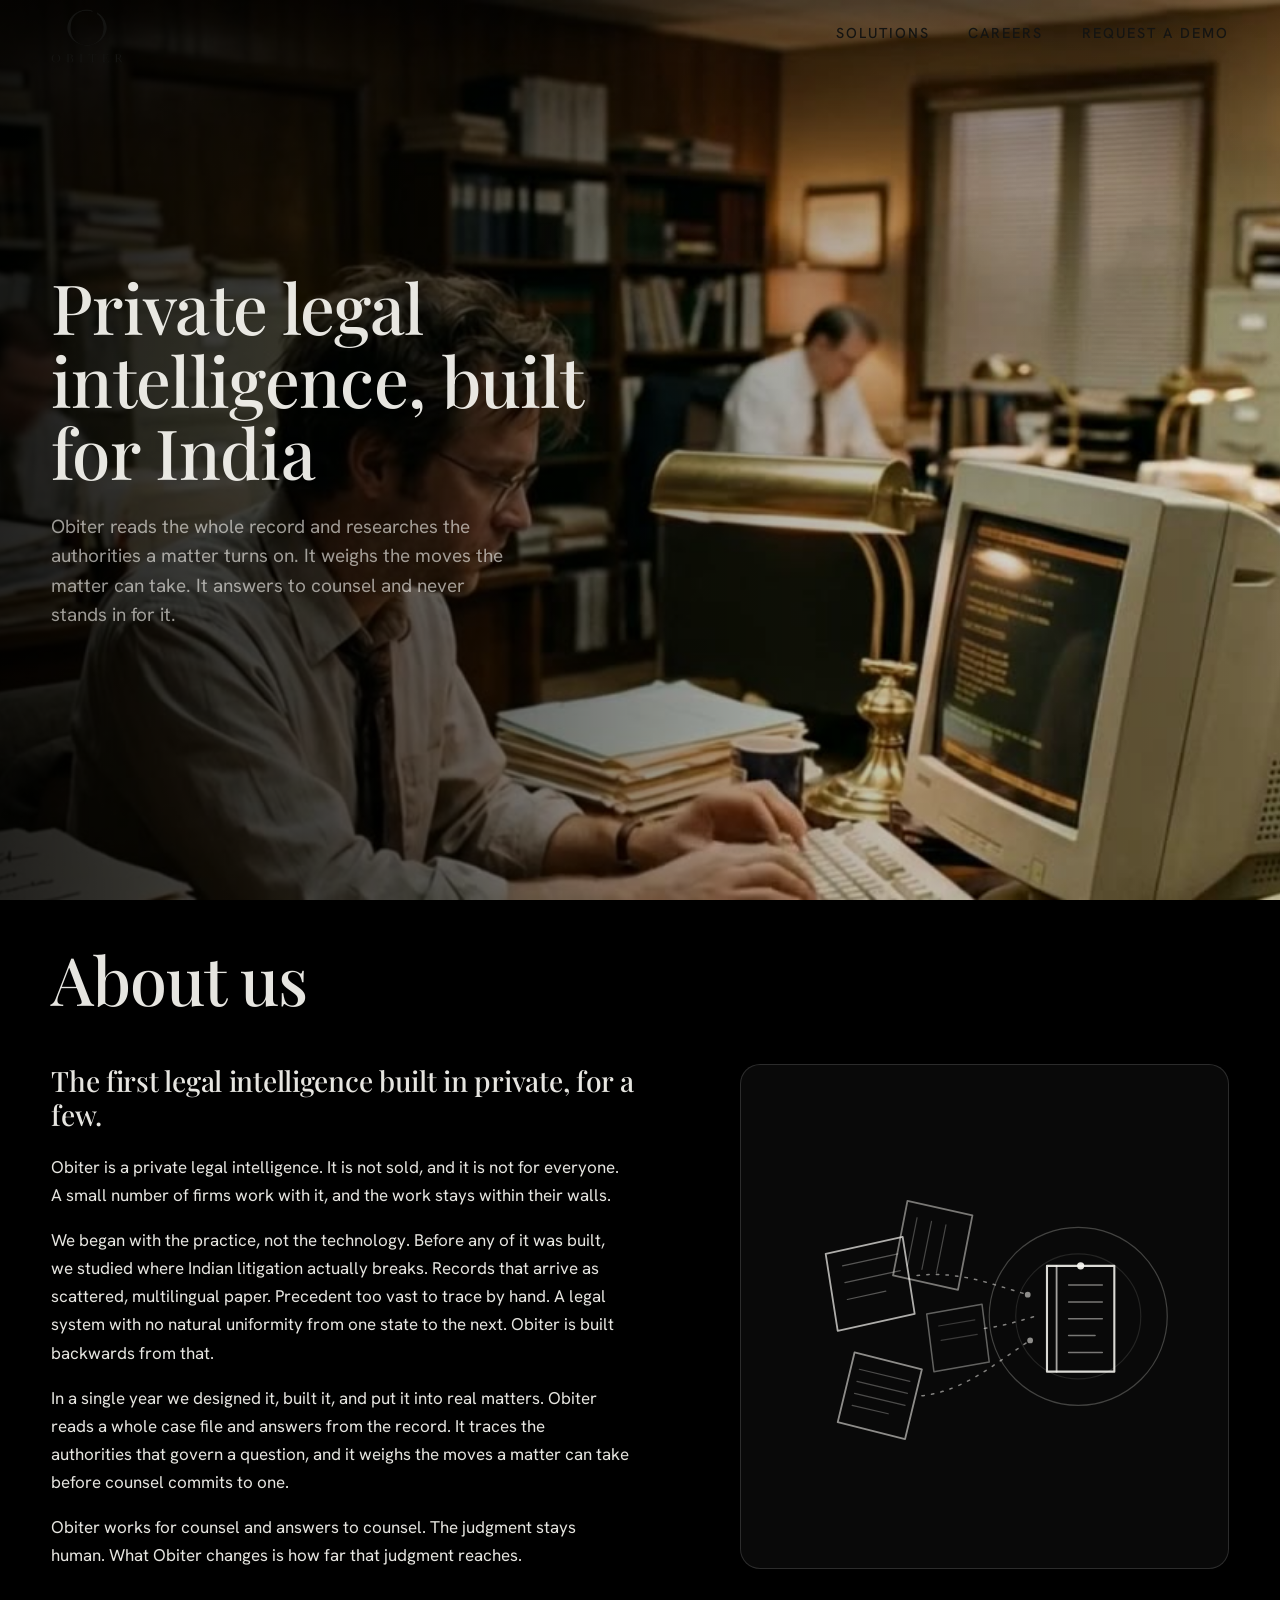
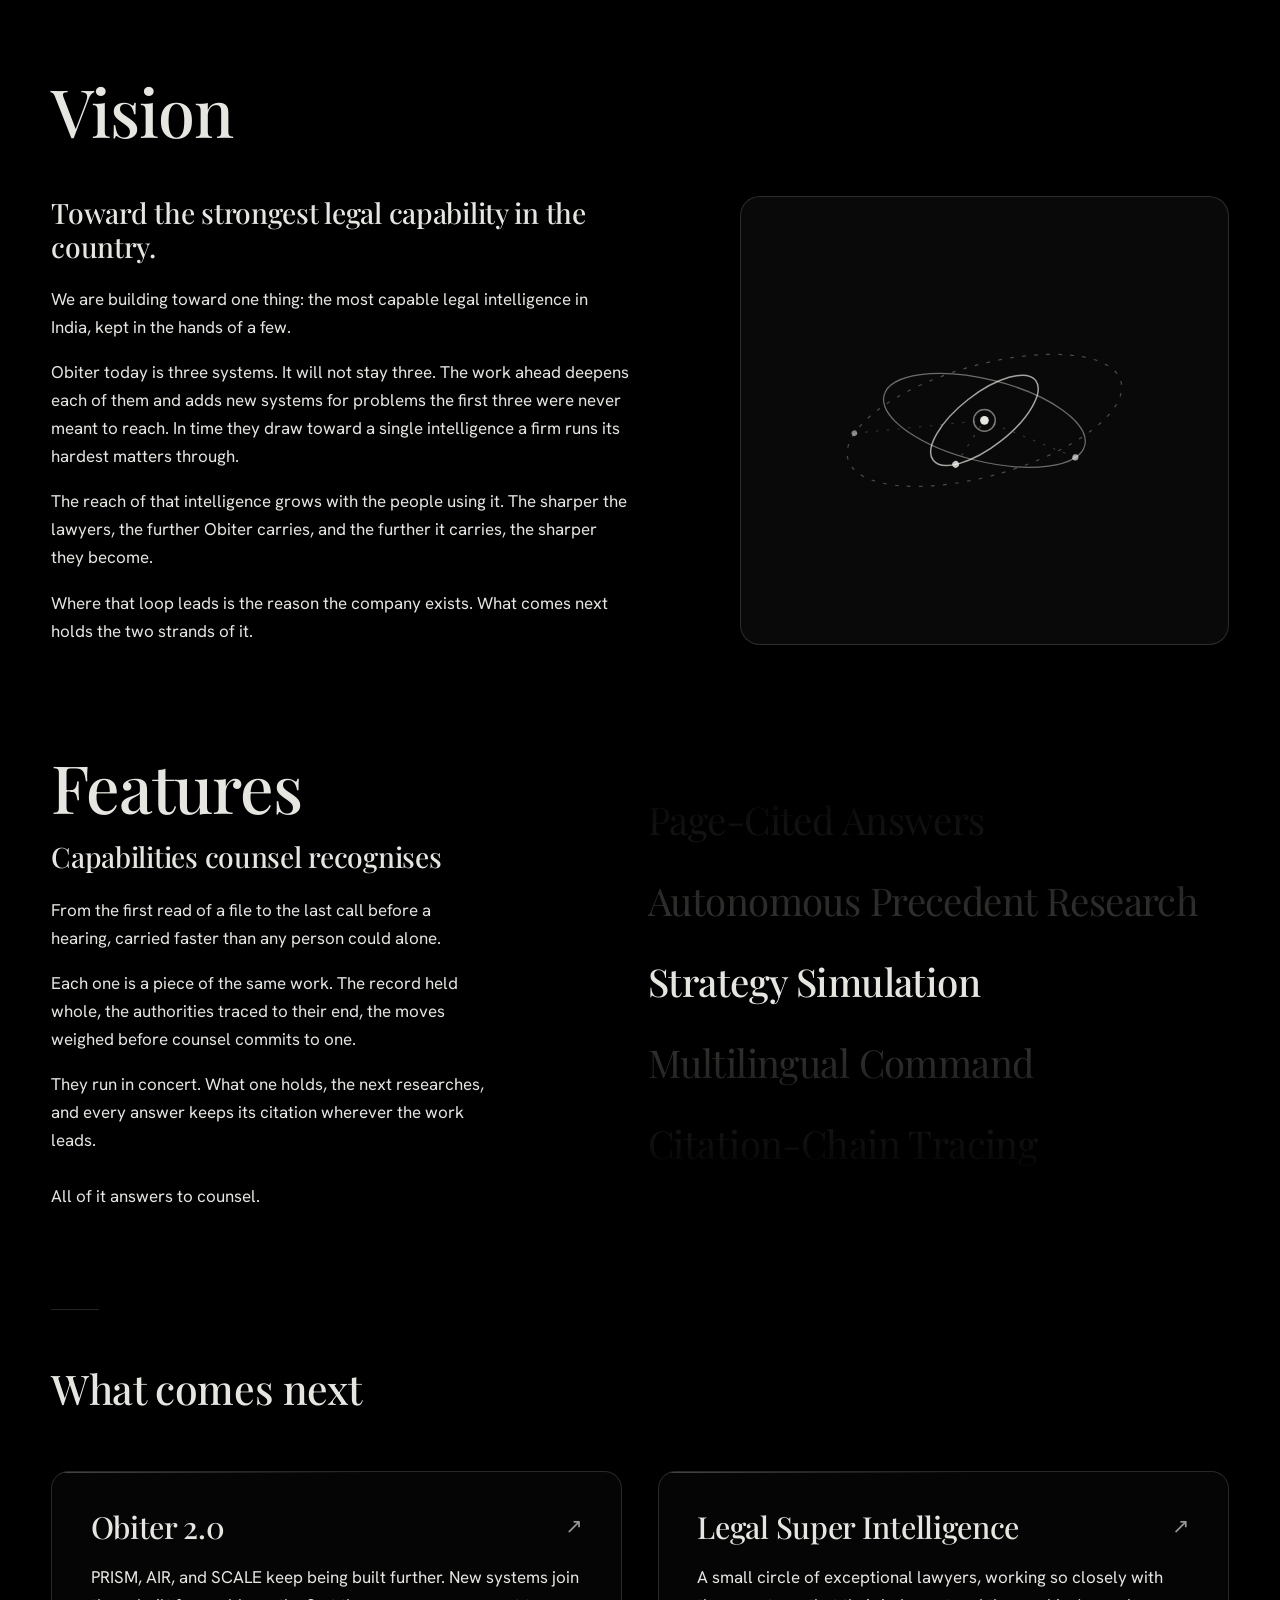
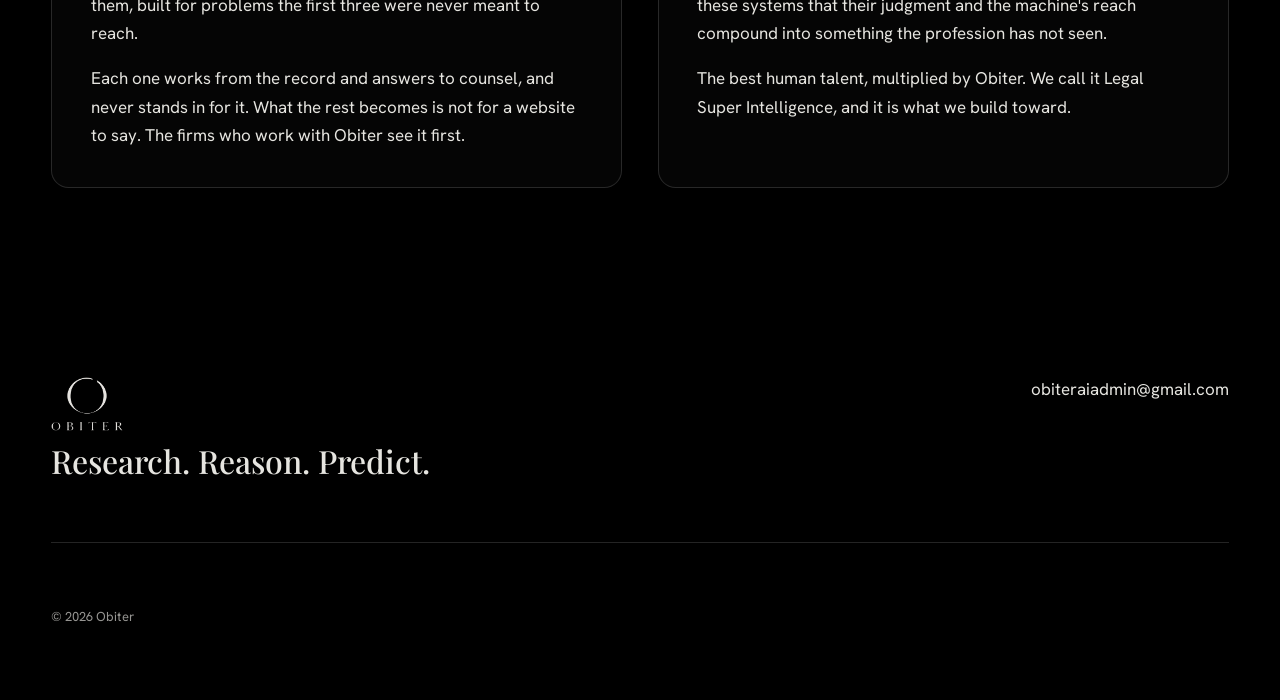
<file: index.html>
<!DOCTYPE html><html lang="en" class="display_583c7207-module__g7AB6G__variable sans_84df26f7-module__PRcRVa__variable wordmark_32f56dcb-module__cv3Ykq__variable"><head><meta charSet="utf-8"/><meta name="viewport" content="width=device-width, initial-scale=1"/><link rel="preload" href="/_next/static/media/fraunces_latin_wght_italic-s.p.0by3gh2t3oa9b.woff2" as="font" crossorigin="" type="font/woff2"/><link rel="preload" href="/_next/static/media/fraunces_latin_wght_normal-s.p.1v4l5w6-86t-v.woff2" as="font" crossorigin="" type="font/woff2"/><link rel="preload" href="/_next/static/media/hanken_grotesk_latin_wght_normal-s.p.3241148m1u9do.woff2" as="font" crossorigin="" type="font/woff2"/><link rel="preload" href="/_next/static/media/playfair_display_latin_wght_italic-s.p.3wz967ibaache.woff2" as="font" crossorigin="" type="font/woff2"/><link rel="preload" href="/_next/static/media/playfair_display_latin_wght_normal-s.p.1izqcz-wkfvza.woff2" as="font" crossorigin="" type="font/woff2"/><link rel="stylesheet" href="/_next/static/chunks/365opi_6eyvcc.css" data-precedence="next"/><link rel="stylesheet" href="/_next/static/chunks/1y_g96i1zzp_y.css" data-precedence="next"/><link rel="preload" as="script" fetchPriority="low" href="/_next/static/chunks/10qk6v6416kh8.js"/><script src="/_next/static/chunks/1oe38opv360nh.js" async=""></script><script src="/_next/static/chunks/3hdj40qmts5sf.js" async=""></script><script src="/_next/static/chunks/turbopack-23ewmxn2mat4s.js" async=""></script><script src="/_next/static/chunks/3wkybslxky19x.js" async=""></script><script src="/_next/static/chunks/14mrh2-p_w84d.js" async=""></script><script src="/_next/static/chunks/0j8jlyt8d_lfc.js" async=""></script><meta name="next-size-adjust" content=""/><title>Obiter</title><meta name="description" content="Private legal intelligence, built for India."/><link rel="icon" href="/favicon.ico?favicon.1v5p63q3ibwtp.ico" sizes="48x48" type="image/x-icon"/><link rel="icon" href="/icon.png?icon.2fxkosow0-r55.png" sizes="512x512" type="image/png"/><link rel="apple-touch-icon" href="/apple-icon.png?apple-icon.45afig0sxoqk9.png" sizes="180x180" type="image/png"/><script src="/_next/static/chunks/0cz1d0mv5g_q7.js" noModule=""></script></head><body><div hidden=""><!--$--><!--/$--></div><nav class="Nav-module__p2V2BW__nav   Nav-module__p2V2BW__onDark "><div class="Nav-module__p2V2BW__inner"><a class="Nav-module__p2V2BW__brand" aria-label="Obiter, home" href="/"><span class="Logo-module__WIRVka__lockup" role="img" aria-label="Obiter"></span></a><div class="Nav-module__p2V2BW__links"><a class="Nav-module__p2V2BW__link" href="/solutions/">Solutions</a><a class="Nav-module__p2V2BW__link" href="https://legalsuperintelligence.in/">Careers</a><a class="DemoCTA-module__w7FNZa__cta" href="/request-a-demo/">Request a Demo</a></div><button type="button" class="Nav-module__p2V2BW__menuButton" aria-expanded="false" aria-controls="mobile-menu">Menu</button></div></nav><main class="page-module___8aEwW__page" data-tone="dark"><section class="HeroVideo-module__oMwx0W__hero"><video class="HeroVideo-module__oMwx0W__video" src="/media/hero.mp4" poster="/media/hero-poster.jpg" autoPlay="" muted="" loop="" playsInline="" preload="metadata" aria-hidden="true"></video><div class="HeroVideo-module__oMwx0W__scrim" aria-hidden="true"></div><div class="HeroVideo-module__oMwx0W__content"><h1 class="page-module___8aEwW__heroTitle">Private legal intelligence, built for India</h1><p class="page-module___8aEwW__heroDek">Obiter reads the whole record and researches the authorities a matter turns on. It weighs the moves the matter can take. It answers to counsel and never stands in for it.</p></div></section><section class="SplitFeature-module__hh26-q__section SplitFeature-module__hh26-q__pullUp"><div class="SplitFeature-module__hh26-q__container"><h2 class="SplitFeature-module__hh26-q__title">About us</h2><div class="SplitFeature-module__hh26-q__body"><p class="SplitFeature-module__hh26-q__subheading">The first legal intelligence built in private, for a few.</p><div class="SplitFeature-module__hh26-q__illusCol"><div class="SplitFeature-module__hh26-q__panel"><svg viewBox="0 0 320 260" fill="none" role="img" aria-label="Scattered, differently ruled pages drawing together into one ordered bound volume"><g stroke="currentColor" stroke-linecap="round" stroke-linejoin="round"><circle cx="238" cy="130" r="74" stroke-width="1" opacity="0.26"></circle><circle cx="238" cy="130" r="52" stroke-width="1" opacity="0.12"></circle><path d="M28 78 L92 64 L102 128 L38 142 Z" stroke-width="1.5" opacity="0.75"></path><g stroke-width="1" opacity="0.35"><line x1="42" y1="88" x2="88" y2="78"></line><line x1="44" y1="102" x2="90" y2="92"></line><line x1="46" y1="116" x2="78" y2="109"></line></g><path d="M52 160 L108 174 L94 232 L38 218 Z" stroke-width="1.5" opacity="0.6"></path><g stroke-width="1" opacity="0.3"><line x1="56" y1="174" x2="98" y2="184"></line><line x1="54" y1="184" x2="96" y2="194"></line><line x1="52" y1="194" x2="94" y2="204"></line><line x1="50" y1="204" x2="80" y2="211"></line></g><path d="M96 34 L150 46 L138 108 L84 96 Z" stroke-width="1.5" opacity="0.5"></path><g stroke-width="1" opacity="0.28"><line x1="104" y1="48" x2="96" y2="88"></line><line x1="116" y1="51" x2="108" y2="91"></line><line x1="128" y1="54" x2="120" y2="94"></line></g><path d="M112 128 L158 120 L164 168 L118 176 Z" stroke-width="1.25" opacity="0.4"></path><g stroke-width="1" opacity="0.22"><line x1="122" y1="138" x2="152" y2="133"></line><line x1="124" y1="150" x2="154" y2="145"></line></g><g stroke-width="1.25" stroke-dasharray="2 6" opacity="0.55"><path d="M104 96 C 140 92, 168 104, 196 112"></path><path d="M108 196 C 144 192, 170 168, 198 150"></path><path d="M160 140 C 176 138, 188 134, 202 130"></path></g><path d="M212 88 L268 88 L268 176 L212 176 Z" stroke-width="1.75" opacity="0.95"></path><line x1="220" y1="88" x2="220" y2="176" stroke-width="1.5" opacity="0.7"></line><g stroke-width="1.25" opacity="0.5"><line x1="230" y1="104" x2="258" y2="104"></line><line x1="230" y1="118" x2="258" y2="118"></line><line x1="230" y1="132" x2="258" y2="132"></line><line x1="230" y1="146" x2="252" y2="146"></line><line x1="230" y1="160" x2="258" y2="160"></line></g></g><g fill="currentColor"><circle cx="196" cy="112" r="2.4" opacity="0.6"></circle><circle cx="198" cy="150" r="2.4" opacity="0.6"></circle><circle cx="240" cy="88" r="3"></circle></g></svg></div></div><div class="SplitFeature-module__hh26-q__copy"><div class="Prose-module__QwXriW__prose"><p>Obiter is a private legal intelligence. It is not sold, and it is not for everyone. A small number of firms work with it, and the work stays within their walls.</p><p>We began with the practice, not the technology. Before any of it was built, we studied where Indian litigation actually breaks. Records that arrive as scattered, multilingual paper. Precedent too vast to trace by hand. A legal system with no natural uniformity from one state to the next. Obiter is built backwards from that.</p><p>In a single year we designed it, built it, and put it into real matters. Obiter reads a whole case file and answers from the record. It traces the authorities that govern a question, and it weighs the moves a matter can take before counsel commits to one.</p><p>Obiter works for counsel and answers to counsel. The judgment stays human. What Obiter changes is how far that judgment reaches.</p></div></div></div></div></section><section class="SplitFeature-module__hh26-q__section "><div class="SplitFeature-module__hh26-q__container"><h2 class="SplitFeature-module__hh26-q__title">Vision</h2><div class="SplitFeature-module__hh26-q__body"><p class="SplitFeature-module__hh26-q__subheading">Toward the strongest legal capability in the country.</p><div class="SplitFeature-module__hh26-q__illusCol"><div class="SplitFeature-module__hh26-q__panel"><svg viewBox="0 0 320 260" fill="none" role="img" aria-label="Three orbital paths drawing inward to a single lit core"><g transform="rotate(-16 160 130)"><ellipse cx="160" cy="130" rx="118" ry="46" stroke="currentColor" stroke-width="1" stroke-dasharray="3 7" opacity="0.3"></ellipse><circle cx="53.1" cy="110.5" r="2.4" fill="currentColor" opacity="0.55"></circle><line x1="53.1" y1="110.5" x2="160" y2="130" stroke="currentColor" stroke-width="1" stroke-dasharray="2 7" opacity="0.18"></line></g><g transform="rotate(14 160 130)"><ellipse cx="160" cy="130" rx="86" ry="34" stroke="currentColor" stroke-width="1" opacity="0.45"></ellipse><circle cx="240.8" cy="141.6" r="2.6" fill="currentColor" opacity="0.7"></circle><line x1="240.8" y1="141.6" x2="160" y2="130" stroke="currentColor" stroke-width="1" stroke-dasharray="2 7" opacity="0.2"></line></g><g transform="rotate(-38 160 130)"><ellipse cx="160" cy="130" rx="54" ry="22" stroke="currentColor" stroke-width="1.25" opacity="0.7"></ellipse><circle cx="118.6" cy="144.1" r="2.8" fill="currentColor" opacity="0.85"></circle><line x1="118.6" y1="144.1" x2="160" y2="130" stroke="currentColor" stroke-width="1" stroke-dasharray="2 7" opacity="0.24"></line></g><circle cx="160" cy="130" r="9" stroke="currentColor" stroke-width="1.25" opacity="0.5"></circle><circle cx="160" cy="130" r="3.6" fill="currentColor"></circle></svg></div></div><div class="SplitFeature-module__hh26-q__copy"><div class="Prose-module__QwXriW__prose"><p>We are building toward one thing: the most capable legal intelligence in India, kept in the hands of a few.</p><p>Obiter today is three systems. It will not stay three. The work ahead deepens each of them and adds new systems for problems the first three were never meant to reach. In time they draw toward a single intelligence a firm runs its hardest matters through.</p><p>The reach of that intelligence grows with the people using it. The sharper the lawyers, the further Obiter carries, and the further it carries, the sharper they become.</p><p>Where that loop leads is the reason the company exists. What comes next holds the two strands of it.</p></div></div></div></div></section><section class="Section-module__Y0M9-W__section" data-tone="dark"><div class="Section-module__Y0M9-W__container Section-module__Y0M9-W__bleed"><div class="FeatureScroll-module__Ba0mYa__grid"><div class="FeatureScroll-module__Ba0mYa__intro"><h2 class="FeatureScroll-module__Ba0mYa__title">Features</h2><p class="FeatureScroll-module__Ba0mYa__subheading">Capabilities counsel recognises</p><div class="Prose-module__QwXriW__prose"><p>From the first read of a file to the last call before a hearing, carried faster than any person could alone.</p><p>Each one is a piece of the same work. The record held whole, the authorities traced to their end, the moves weighed before counsel commits to one.</p><p>They run in concert. What one holds, the next researches, and every answer keeps its citation wherever the work leads.</p></div><p class="FeatureScroll-module__Ba0mYa__closing">All of it answers to counsel.</p></div><div class="FeatureScroll-module__Ba0mYa__reelCol"><div class="FeatureScroll-module__Ba0mYa__window"><ul class="FeatureScroll-module__Ba0mYa__reel" aria-hidden="true" style="transform:translateY(0px);transition:none"><li class="FeatureScroll-module__Ba0mYa__row "><span class="FeatureScroll-module__Ba0mYa__label">Page-Cited Answers</span></li><li class="FeatureScroll-module__Ba0mYa__row "><span class="FeatureScroll-module__Ba0mYa__label">Autonomous Precedent Research</span></li><li class="FeatureScroll-module__Ba0mYa__row FeatureScroll-module__Ba0mYa__active"><span class="FeatureScroll-module__Ba0mYa__label">Strategy Simulation</span></li><li class="FeatureScroll-module__Ba0mYa__row "><span class="FeatureScroll-module__Ba0mYa__label">Multilingual Command</span></li><li class="FeatureScroll-module__Ba0mYa__row "><span class="FeatureScroll-module__Ba0mYa__label">Citation-Chain Tracing</span></li><li class="FeatureScroll-module__Ba0mYa__row "><span class="FeatureScroll-module__Ba0mYa__label">Counterparty Move Modelling</span></li><li class="FeatureScroll-module__Ba0mYa__row "><span class="FeatureScroll-module__Ba0mYa__label">Unseen Connections</span></li><li class="FeatureScroll-module__Ba0mYa__row "><span class="FeatureScroll-module__Ba0mYa__label">Authority Treatment Analysis</span></li><li class="FeatureScroll-module__Ba0mYa__row "><span class="FeatureScroll-module__Ba0mYa__label">Outcome Branch Analysis</span></li><li class="FeatureScroll-module__Ba0mYa__row "><span class="FeatureScroll-module__Ba0mYa__label">Chronology Construction</span></li><li class="FeatureScroll-module__Ba0mYa__row "><span class="FeatureScroll-module__Ba0mYa__label">Statutory &amp; Regulatory Watch</span></li><li class="FeatureScroll-module__Ba0mYa__row "><span class="FeatureScroll-module__Ba0mYa__label">Risk Surface Mapping</span></li><li class="FeatureScroll-module__Ba0mYa__row "><span class="FeatureScroll-module__Ba0mYa__label">Exhibit &amp; Annexure Mapping</span></li><li class="FeatureScroll-module__Ba0mYa__row "><span class="FeatureScroll-module__Ba0mYa__label">Multi-Forum Coverage</span></li><li class="FeatureScroll-module__Ba0mYa__row "><span class="FeatureScroll-module__Ba0mYa__label">Hearing Preparation</span></li><li class="FeatureScroll-module__Ba0mYa__row "><span class="FeatureScroll-module__Ba0mYa__label">Research Memoranda</span></li><li class="FeatureScroll-module__Ba0mYa__row "><span class="FeatureScroll-module__Ba0mYa__label">Settlement Posture Evaluation</span></li><li class="FeatureScroll-module__Ba0mYa__row "><span class="FeatureScroll-module__Ba0mYa__label">Page-Cited Answers</span></li><li class="FeatureScroll-module__Ba0mYa__row "><span class="FeatureScroll-module__Ba0mYa__label">Autonomous Precedent Research</span></li><li class="FeatureScroll-module__Ba0mYa__row "><span class="FeatureScroll-module__Ba0mYa__label">Strategy Simulation</span></li><li class="FeatureScroll-module__Ba0mYa__row "><span class="FeatureScroll-module__Ba0mYa__label">Multilingual Command</span></li><li class="FeatureScroll-module__Ba0mYa__row "><span class="FeatureScroll-module__Ba0mYa__label">Citation-Chain Tracing</span></li><li class="FeatureScroll-module__Ba0mYa__row "><span class="FeatureScroll-module__Ba0mYa__label">Counterparty Move Modelling</span></li><li class="FeatureScroll-module__Ba0mYa__row "><span class="FeatureScroll-module__Ba0mYa__label">Unseen Connections</span></li><li class="FeatureScroll-module__Ba0mYa__row "><span class="FeatureScroll-module__Ba0mYa__label">Authority Treatment Analysis</span></li><li class="FeatureScroll-module__Ba0mYa__row "><span class="FeatureScroll-module__Ba0mYa__label">Outcome Branch Analysis</span></li><li class="FeatureScroll-module__Ba0mYa__row "><span class="FeatureScroll-module__Ba0mYa__label">Chronology Construction</span></li><li class="FeatureScroll-module__Ba0mYa__row "><span class="FeatureScroll-module__Ba0mYa__label">Statutory &amp; Regulatory Watch</span></li><li class="FeatureScroll-module__Ba0mYa__row "><span class="FeatureScroll-module__Ba0mYa__label">Risk Surface Mapping</span></li><li class="FeatureScroll-module__Ba0mYa__row "><span class="FeatureScroll-module__Ba0mYa__label">Exhibit &amp; Annexure Mapping</span></li><li class="FeatureScroll-module__Ba0mYa__row "><span class="FeatureScroll-module__Ba0mYa__label">Multi-Forum Coverage</span></li><li class="FeatureScroll-module__Ba0mYa__row "><span class="FeatureScroll-module__Ba0mYa__label">Hearing Preparation</span></li><li class="FeatureScroll-module__Ba0mYa__row "><span class="FeatureScroll-module__Ba0mYa__label">Research Memoranda</span></li><li class="FeatureScroll-module__Ba0mYa__row "><span class="FeatureScroll-module__Ba0mYa__label">Settlement Posture Evaluation</span></li></ul></div><ul class="FeatureScroll-module__Ba0mYa__srOnly"><li>Page-Cited Answers</li><li>Autonomous Precedent Research</li><li>Strategy Simulation</li><li>Multilingual Command</li><li>Citation-Chain Tracing</li><li>Counterparty Move Modelling</li><li>Unseen Connections</li><li>Authority Treatment Analysis</li><li>Outcome Branch Analysis</li><li>Chronology Construction</li><li>Statutory &amp; Regulatory Watch</li><li>Risk Surface Mapping</li><li>Exhibit &amp; Annexure Mapping</li><li>Multi-Forum Coverage</li><li>Hearing Preparation</li><li>Research Memoranda</li><li>Settlement Posture Evaluation</li></ul></div></div></div></section><section class="page-module___8aEwW__nextSection"><div class="page-module___8aEwW__nextInner"><div class="page-module___8aEwW__nextDivider" aria-hidden="true"></div><h2 class="page-module___8aEwW__h2">What comes next</h2><div class="page-module___8aEwW__nextGrid"><article class="page-module___8aEwW__nextCard"><span class="page-module___8aEwW__nextSheen" aria-hidden="true"></span><div class="page-module___8aEwW__nextCardHead"><p class="page-module___8aEwW__nextLabel">Obiter 2.0</p><span class="page-module___8aEwW__nextArrow" aria-hidden="true">↗</span></div><div class="Prose-module__QwXriW__prose"><p>PRISM, AIR, and SCALE keep being built further. New systems join them, built for problems the first three were never meant to reach.</p><p>Each one works from the record and answers to counsel, and never stands in for it. What the rest becomes is not for a website to say. The firms who work with Obiter see it first.</p></div></article><article class="page-module___8aEwW__nextCard"><span class="page-module___8aEwW__nextSheen" aria-hidden="true"></span><div class="page-module___8aEwW__nextCardHead"><p class="page-module___8aEwW__nextLabel">Legal Super Intelligence</p><span class="page-module___8aEwW__nextArrow" aria-hidden="true">↗</span></div><div class="Prose-module__QwXriW__prose"><p>A small circle of exceptional lawyers, working so closely with these systems that their judgment and the machine&#x27;s reach compound into something the profession has not seen.</p><p>The best human talent, multiplied by Obiter. We call it Legal Super Intelligence, and it is what we build toward.</p></div></article></div></div></section></main><!--$--><!--/$--><footer class="Footer-module__3hUVsW__footer"><div class="Footer-module__3hUVsW__inner"><div class="Footer-module__3hUVsW__top"><div class="Footer-module__3hUVsW__brand"><span class="Logo-module__WIRVka__lockup" role="img" aria-label="Obiter"></span><span class="Footer-module__3hUVsW__tagline">Research. Reason. Predict.</span></div><div class="Footer-module__3hUVsW__contact"><a class="Footer-module__3hUVsW__link" href="mailto:obiteraiadmin@gmail.com">obiteraiadmin@gmail.com</a></div></div><hr class="Footer-module__3hUVsW__rule"/><div class="Footer-module__3hUVsW__bottom"><span>© <!-- -->2026<!-- --> Obiter</span></div></div></footer><script src="/_next/static/chunks/10qk6v6416kh8.js" id="_R_" async=""></script><script>(self.__next_f=self.__next_f||[]).push([0])</script><script>self.__next_f.push([1,"1:\"$Sreact.fragment\"\n2:I[15939,[\"/_next/static/chunks/3wkybslxky19x.js\",\"/_next/static/chunks/14mrh2-p_w84d.js\"],\"default\"]\n3:I[39756,[\"/_next/static/chunks/3wkybslxky19x.js\",\"/_next/static/chunks/14mrh2-p_w84d.js\"],\"default\"]\n4:I[37457,[\"/_next/static/chunks/3wkybslxky19x.js\",\"/_next/static/chunks/14mrh2-p_w84d.js\"],\"default\"]\n5:I[17956,[\"/_next/static/chunks/3wkybslxky19x.js\",\"/_next/static/chunks/14mrh2-p_w84d.js\",\"/_next/static/chunks/0j8jlyt8d_lfc.js\"],\"default\"]\n1d:I[68027,[\"/_next/static/chunks/3wkybslxky19x.js\",\"/_next/static/chunks/14mrh2-p_w84d.js\"],\"default\",1]\n:HL[\"/_next/static/chunks/365opi_6eyvcc.css\",\"style\"]\n:HL[\"/_next/static/media/fraunces_latin_wght_italic-s.p.0by3gh2t3oa9b.woff2\",\"font\",{\"crossOrigin\":\"\",\"type\":\"font/woff2\"}]\n:HL[\"/_next/static/media/fraunces_latin_wght_normal-s.p.1v4l5w6-86t-v.woff2\",\"font\",{\"crossOrigin\":\"\",\"type\":\"font/woff2\"}]\n:HL[\"/_next/static/media/hanken_grotesk_latin_wght_normal-s.p.3241148m1u9do.woff2\",\"font\",{\"crossOrigin\":\"\",\"type\":\"font/woff2\"}]\n:HL[\"/_next/static/media/playfair_display_latin_wght_italic-s.p.3wz967ibaache.woff2\",\"font\",{\"crossOrigin\":\"\",\"type\":\"font/woff2\"}]\n:HL[\"/_next/static/media/playfair_display_latin_wght_normal-s.p.1izqcz-wkfvza.woff2\",\"font\",{\"crossOrigin\":\"\",\"type\":\"font/woff2\"}]\n:HL[\"/_next/static/chunks/1y_g96i1zzp_y.css\",\"style\"]\n"])</script><script>self.__next_f.push([1,"0:{\"P\":null,\"c\":[\"\",\"\"],\"q\":\"\",\"i\":false,\"f\":[[[\"\",{\"children\":[\"__PAGE__\",{}]},\"$undefined\",\"$undefined\",16],[[\"$\",\"$1\",\"c\",{\"children\":[[[\"$\",\"link\",\"0\",{\"rel\":\"stylesheet\",\"href\":\"/_next/static/chunks/365opi_6eyvcc.css\",\"precedence\":\"next\",\"crossOrigin\":\"$undefined\",\"nonce\":\"$undefined\"}],[\"$\",\"script\",\"script-0\",{\"src\":\"/_next/static/chunks/3wkybslxky19x.js\",\"async\":true,\"nonce\":\"$undefined\"}],[\"$\",\"script\",\"script-1\",{\"src\":\"/_next/static/chunks/14mrh2-p_w84d.js\",\"async\":true,\"nonce\":\"$undefined\"}]],[\"$\",\"html\",null,{\"lang\":\"en\",\"className\":\"display_583c7207-module__g7AB6G__variable sans_84df26f7-module__PRcRVa__variable wordmark_32f56dcb-module__cv3Ykq__variable\",\"children\":[\"$\",\"body\",null,{\"children\":[[\"$\",\"$L2\",null,{}],[\"$\",\"$L3\",null,{\"parallelRouterKey\":\"children\",\"error\":\"$undefined\",\"errorStyles\":\"$undefined\",\"errorScripts\":\"$undefined\",\"template\":[\"$\",\"$L4\",null,{}],\"templateStyles\":\"$undefined\",\"templateScripts\":\"$undefined\",\"notFound\":[[[\"$\",\"title\",null,{\"children\":\"404: This page could not be found.\"}],[\"$\",\"div\",null,{\"style\":{\"fontFamily\":\"system-ui,\\\"Segoe UI\\\",Roboto,Helvetica,Arial,sans-serif,\\\"Apple Color Emoji\\\",\\\"Segoe UI Emoji\\\"\",\"height\":\"100vh\",\"textAlign\":\"center\",\"display\":\"flex\",\"flexDirection\":\"column\",\"alignItems\":\"center\",\"justifyContent\":\"center\"},\"children\":[\"$\",\"div\",null,{\"children\":[[\"$\",\"style\",null,{\"dangerouslySetInnerHTML\":{\"__html\":\"body{color:#000;background:#fff;margin:0}.next-error-h1{border-right:1px solid rgba(0,0,0,.3)}@media (prefers-color-scheme:dark){body{color:#fff;background:#000}.next-error-h1{border-right:1px solid rgba(255,255,255,.3)}}\"}}],[\"$\",\"h1\",null,{\"className\":\"next-error-h1\",\"style\":{\"display\":\"inline-block\",\"margin\":\"0 20px 0 0\",\"padding\":\"0 23px 0 0\",\"fontSize\":24,\"fontWeight\":500,\"verticalAlign\":\"top\",\"lineHeight\":\"49px\"},\"children\":404}],[\"$\",\"div\",null,{\"style\":{\"display\":\"inline-block\"},\"children\":[\"$\",\"h2\",null,{\"style\":{\"fontSize\":14,\"fontWeight\":400,\"lineHeight\":\"49px\",\"margin\":0},\"children\":\"This page could not be found.\"}]}]]}]}]],[]],\"forbidden\":\"$undefined\",\"unauthorized\":\"$undefined\"}],[\"$\",\"footer\",null,{\"className\":\"Footer-module__3hUVsW__footer\",\"children\":[\"$\",\"div\",null,{\"className\":\"Footer-module__3hUVsW__inner\",\"children\":[[\"$\",\"div\",null,{\"className\":\"Footer-module__3hUVsW__top\",\"children\":[[\"$\",\"div\",null,{\"className\":\"Footer-module__3hUVsW__brand\",\"children\":[[\"$\",\"span\",null,{\"className\":\"Logo-module__WIRVka__lockup\",\"role\":\"img\",\"aria-label\":\"Obiter\"}],[\"$\",\"span\",null,{\"className\":\"Footer-module__3hUVsW__tagline\",\"children\":\"Research. Reason. Predict.\"}]]}],[\"$\",\"div\",null,{\"className\":\"Footer-module__3hUVsW__contact\",\"children\":[\"$\",\"a\",null,{\"className\":\"Footer-module__3hUVsW__link\",\"href\":\"mailto:obiteraiadmin@gmail.com\",\"children\":\"obiteraiadmin@gmail.com\"}]}]]}],[\"$\",\"hr\",null,{\"className\":\"Footer-module__3hUVsW__rule\"}],[\"$\",\"div\",null,{\"className\":\"Footer-module__3hUVsW__bottom\",\"children\":[\"$\",\"span\",null,{\"children\":[\"© \",2026,\" Obiter\"]}]}]]}]}]]}]}]]}],{\"children\":[[\"$\",\"$1\",\"c\",{\"children\":[[\"$\",\"main\",null,{\"className\":\"page-module___8aEwW__page\",\"data-tone\":\"dark\",\"children\":[[\"$\",\"$L5\",null,{\"src\":\"/media/hero.mp4\",\"poster\":\"/media/hero-poster.jpg\",\"children\":[[\"$\",\"h1\",null,{\"className\":\"page-module___8aEwW__heroTitle\",\"children\":\"Private legal intelligence, built for India\"}],[\"$\",\"p\",null,{\"className\":\"page-module___8aEwW__heroDek\",\"children\":\"Obiter reads the whole record and researches the authorities a matter turns on. It weighs the moves the matter can take. It answers to counsel and never stands in for it.\"}]]}],[\"$\",\"section\",null,{\"className\":\"SplitFeature-module__hh26-q__section SplitFeature-module__hh26-q__pullUp\",\"children\":[\"$\",\"div\",null,{\"className\":\"SplitFeature-module__hh26-q__container\",\"children\":[[\"$\",\"h2\",null,{\"className\":\"SplitFeature-module__hh26-q__title\",\"children\":\"About us\"}],[\"$\",\"div\",null,{\"className\":\"SplitFeature-module__hh26-q__body\",\"children\":[[\"$\",\"p\",null,{\"className\":\"SplitFeature-module__hh26-q__subheading\",\"children\":\"The first legal intelligence built in private, for a few.\"}],[\"$\",\"div\",null,{\"className\":\"SplitFeature-module__hh26-q__illusCol\",\"children\":[\"$\",\"div\",null,{\"className\":\"SplitFeature-module__hh26-q__panel\",\"children\":[\"$\",\"svg\",null,{\"viewBox\":\"0 0 320 260\",\"fill\":\"none\",\"role\":\"img\",\"aria-label\":\"Scattered, differently ruled pages drawing together into one ordered bound volume\",\"children\":[[\"$\",\"g\",null,{\"stroke\":\"currentColor\",\"strokeLinecap\":\"round\",\"strokeLinejoin\":\"round\",\"children\":[\"$L6\",\"$L7\",\"$L8\",\"$L9\",\"$La\",\"$Lb\",\"$Lc\",\"$Ld\",\"$Le\",\"$Lf\",\"$L10\",\"$L11\",\"$L12\",\"$L13\"]}],\"$L14\"]}]}]}],\"$L15\"]}]]}]}],\"$L16\",\"$L17\",\"$L18\"]}],[\"$L19\",\"$L1a\"],\"$L1b\"]}],{},null,false,null]},null,false,null],\"$L1c\",false]],\"m\":\"$undefined\",\"G\":[\"$1d\",[\"$L1e\"]],\"S\":true,\"h\":null,\"s\":\"$undefined\",\"l\":\"$undefined\",\"p\":\"$undefined\",\"d\":\"$undefined\",\"b\":\"IseUdSVXpomzFLgt3aqlV\"}\n"])</script><script>self.__next_f.push([1,"1f:I[47175,[\"/_next/static/chunks/3wkybslxky19x.js\",\"/_next/static/chunks/14mrh2-p_w84d.js\",\"/_next/static/chunks/0j8jlyt8d_lfc.js\"],\"default\"]\n20:I[97367,[\"/_next/static/chunks/3wkybslxky19x.js\",\"/_next/static/chunks/14mrh2-p_w84d.js\"],\"OutletBoundary\"]\n21:\"$Sreact.suspense\"\n23:I[97367,[\"/_next/static/chunks/3wkybslxky19x.js\",\"/_next/static/chunks/14mrh2-p_w84d.js\"],\"ViewportBoundary\"]\n25:I[97367,[\"/_next/static/chunks/3wkybslxky19x.js\",\"/_next/static/chunks/14mrh2-p_w84d.js\"],\"MetadataBoundary\"]\n6:[\"$\",\"circle\",null,{\"cx\":\"238\",\"cy\":\"130\",\"r\":\"74\",\"strokeWidth\":\"1\",\"opacity\":\"0.26\"}]\n7:[\"$\",\"circle\",null,{\"cx\":\"238\",\"cy\":\"130\",\"r\":\"52\",\"strokeWidth\":\"1\",\"opacity\":\"0.12\"}]\n8:[\"$\",\"path\",null,{\"d\":\"M28 78 L92 64 L102 128 L38 142 Z\",\"strokeWidth\":\"1.5\",\"opacity\":\"0.75\"}]\n9:[\"$\",\"g\",null,{\"strokeWidth\":\"1\",\"opacity\":\"0.35\",\"children\":[[\"$\",\"line\",null,{\"x1\":\"42\",\"y1\":\"88\",\"x2\":\"88\",\"y2\":\"78\"}],[\"$\",\"line\",null,{\"x1\":\"44\",\"y1\":\"102\",\"x2\":\"90\",\"y2\":\"92\"}],[\"$\",\"line\",null,{\"x1\":\"46\",\"y1\":\"116\",\"x2\":\"78\",\"y2\":\"109\"}]]}]\na:[\"$\",\"path\",null,{\"d\":\"M52 160 L108 174 L94 232 L38 218 Z\",\"strokeWidth\":\"1.5\",\"opacity\":\"0.6\"}]\nb:[\"$\",\"g\",null,{\"strokeWidth\":\"1\",\"opacity\":\"0.3\",\"children\":[[\"$\",\"line\",null,{\"x1\":\"56\",\"y1\":\"174\",\"x2\":\"98\",\"y2\":\"184\"}],[\"$\",\"line\",null,{\"x1\":\"54\",\"y1\":\"184\",\"x2\":\"96\",\"y2\":\"194\"}],[\"$\",\"line\",null,{\"x1\":\"52\",\"y1\":\"194\",\"x2\":\"94\",\"y2\":\"204\"}],[\"$\",\"line\",null,{\"x1\":\"50\",\"y1\":\"204\",\"x2\":\"80\",\"y2\":\"211\"}]]}]\nc:[\"$\",\"path\",null,{\"d\":\"M96 34 L150 46 L138 108 L84 96 Z\",\"strokeWidth\":\"1.5\",\"opacity\":\"0.5\"}]\nd:[\"$\",\"g\",null,{\"strokeWidth\":\"1\",\"opacity\":\"0.28\",\"children\":[[\"$\",\"line\",null,{\"x1\":\"104\",\"y1\":\"48\",\"x2\":\"96\",\"y2\":\"88\"}],[\"$\",\"line\",null,{\"x1\":\"116\",\"y1\":\"51\",\"x2\":\"108\",\"y2\":\"91\"}],[\"$\",\"line\",null,{\"x1\":\"128\",\"y1\":\"54\",\"x2\":\"120\",\"y2\":\"94\"}]]}]\ne:[\"$\",\"path\",null,{\"d\":\"M112 128 L158 120 L164 168 L118 176 Z\",\"strokeWidth\":\"1.25\",\"opacity\":\"0.4\"}]\nf:[\"$\",\"g\",null,{\"strokeWidth\":\"1\",\"opacity\":\"0.22\",\"children\":[[\"$\",\"line\",null,{\"x1\":\"122\",\"y1\":\"138\",\"x2\":\"152\",\"y2\":\"133\"}],[\"$\",\"line\",null,{\"x1\":\"124\",\"y1\":\"150\",\"x2\":\"154\",\"y2\":\"145\"}]]}]\n10:[\"$\",\"g\",null,{\"strokeWidth\":\"1.25\",\"strokeDasharray\":\"2 6\",\"opacity\":\"0.55\",\"children\":[[\"$\",\"path\",null,{\"d\":\"M104 96 C 140 92, 168 104, 196 112\"}],[\"$\",\"path\",null,{\"d\":\"M108 196 C 144 192, 170 168, 198 150\"}],[\"$\",\"path\",null,{\"d\":\"M160 140 C 176 138, 188 134, 202 130\"}]]}]\n11:[\"$\",\"path\",null,{\"d\":\"M212 88 L268 88 L268 176 L212 176 Z\",\"strokeWidth\":\"1.75\",\"opacity\":\"0.95\"}]\n12:[\"$\",\"line\",null,{\"x1\":\"220\",\"y1\":\"88\",\"x2\":\"220\",\"y2\":\"176\",\"strokeWidth\":\"1.5\",\"opacity\":\"0.7\"}]\n13:[\"$\",\"g\",null,{\"strokeWidth\":\"1.25\",\"opacity\":\"0.5\",\"children\":[[\"$\",\"line\",null,{\"x1\":\"230\",\"y1\":\"104\",\"x2\":\"258\",\"y2\":\"104\"}],[\"$\",\"line\",null,{\"x1\":\"230\",\"y1\":\"118\",\"x2\":\"258\",\"y2\":\"118\"}],[\"$\",\"line\",null,{\"x1\":\"230\",\"y1\":\"132\",\"x2\":\"258\",\"y2\":\"132\"}],[\"$\",\"line\",null,{\"x1\":\"230\",\"y1\":\"146\",\"x2\":\"252\",\"y2\":\"146\"}],[\"$\",\"line\",null,{\"x1\":\"230\",\"y1\":\"160\",\"x2\":\"258\",\"y2\":\"160\"}]]}]\n14:[\"$\",\"g\",null,{\"fill\":\"currentColor\",\"children\":[[\"$\",\"circle\",null,{\"cx\":\"196\",\"cy\":\"112\",\"r\":\"2.4\",\"opacity\":\"0.6\"}],[\"$\",\"circle\",null,{\"cx\":\"198\",\"cy\":\"150\",\"r\":\"2.4\",\"opacity\":\"0.6\"}],[\"$\",\"circle\",null,{\"cx\":\"240\",\"cy\":\"88\",\"r\":\"3\"}]]}]\n"])</script><script>self.__next_f.push([1,"15:[\"$\",\"div\",null,{\"className\":\"SplitFeature-module__hh26-q__copy\",\"children\":[\"$\",\"div\",null,{\"className\":\"Prose-module__QwXriW__prose\",\"children\":[[\"$\",\"p\",\"Obiter is a private legal intelligence. It is not sold, and it is not for everyone. A small number of firms work with it, and the work stays within their walls.\",{\"children\":\"Obiter is a private legal intelligence. It is not sold, and it is not for everyone. A small number of firms work with it, and the work stays within their walls.\"}],[\"$\",\"p\",\"We began with the practice, not the technology. Before any of it was built, we studied where Indian litigation actually breaks. Records that arrive as scattered, multilingual paper. Precedent too vast to trace by hand. A legal system with no natural uniformity from one state to the next. Obiter is built backwards from that.\",{\"children\":\"We began with the practice, not the technology. Before any of it was built, we studied where Indian litigation actually breaks. Records that arrive as scattered, multilingual paper. Precedent too vast to trace by hand. A legal system with no natural uniformity from one state to the next. Obiter is built backwards from that.\"}],[\"$\",\"p\",\"In a single year we designed it, built it, and put it into real matters. Obiter reads a whole case file and answers from the record. It traces the authorities that govern a question, and it weighs the moves a matter can take before counsel commits to one.\",{\"children\":\"In a single year we designed it, built it, and put it into real matters. Obiter reads a whole case file and answers from the record. It traces the authorities that govern a question, and it weighs the moves a matter can take before counsel commits to one.\"}],[\"$\",\"p\",\"Obiter works for counsel and answers to counsel. The judgment stays human. What Obiter changes is how far that judgment reaches.\",{\"children\":\"Obiter works for counsel and answers to counsel. The judgment stays human. What Obiter changes is how far that judgment reaches.\"}]]}]}]\n"])</script><script>self.__next_f.push([1,"16:[\"$\",\"section\",null,{\"className\":\"SplitFeature-module__hh26-q__section \",\"children\":[\"$\",\"div\",null,{\"className\":\"SplitFeature-module__hh26-q__container\",\"children\":[[\"$\",\"h2\",null,{\"className\":\"SplitFeature-module__hh26-q__title\",\"children\":\"Vision\"}],[\"$\",\"div\",null,{\"className\":\"SplitFeature-module__hh26-q__body\",\"children\":[[\"$\",\"p\",null,{\"className\":\"SplitFeature-module__hh26-q__subheading\",\"children\":\"Toward the strongest legal capability in the country.\"}],[\"$\",\"div\",null,{\"className\":\"SplitFeature-module__hh26-q__illusCol\",\"children\":[\"$\",\"div\",null,{\"className\":\"SplitFeature-module__hh26-q__panel\",\"children\":[\"$\",\"svg\",null,{\"viewBox\":\"0 0 320 260\",\"fill\":\"none\",\"role\":\"img\",\"aria-label\":\"Three orbital paths drawing inward to a single lit core\",\"children\":[[\"$\",\"g\",null,{\"transform\":\"rotate(-16 160 130)\",\"children\":[[\"$\",\"ellipse\",null,{\"cx\":\"160\",\"cy\":\"130\",\"rx\":\"118\",\"ry\":\"46\",\"stroke\":\"currentColor\",\"strokeWidth\":\"1\",\"strokeDasharray\":\"3 7\",\"opacity\":\"0.3\"}],[\"$\",\"circle\",null,{\"cx\":\"53.1\",\"cy\":\"110.5\",\"r\":\"2.4\",\"fill\":\"currentColor\",\"opacity\":\"0.55\"}],[\"$\",\"line\",null,{\"x1\":\"53.1\",\"y1\":\"110.5\",\"x2\":\"160\",\"y2\":\"130\",\"stroke\":\"currentColor\",\"strokeWidth\":\"1\",\"strokeDasharray\":\"2 7\",\"opacity\":\"0.18\"}]]}],[\"$\",\"g\",null,{\"transform\":\"rotate(14 160 130)\",\"children\":[[\"$\",\"ellipse\",null,{\"cx\":\"160\",\"cy\":\"130\",\"rx\":\"86\",\"ry\":\"34\",\"stroke\":\"currentColor\",\"strokeWidth\":\"1\",\"opacity\":\"0.45\"}],[\"$\",\"circle\",null,{\"cx\":\"240.8\",\"cy\":\"141.6\",\"r\":\"2.6\",\"fill\":\"currentColor\",\"opacity\":\"0.7\"}],[\"$\",\"line\",null,{\"x1\":\"240.8\",\"y1\":\"141.6\",\"x2\":\"160\",\"y2\":\"130\",\"stroke\":\"currentColor\",\"strokeWidth\":\"1\",\"strokeDasharray\":\"2 7\",\"opacity\":\"0.2\"}]]}],[\"$\",\"g\",null,{\"transform\":\"rotate(-38 160 130)\",\"children\":[[\"$\",\"ellipse\",null,{\"cx\":\"160\",\"cy\":\"130\",\"rx\":\"54\",\"ry\":\"22\",\"stroke\":\"currentColor\",\"strokeWidth\":\"1.25\",\"opacity\":\"0.7\"}],[\"$\",\"circle\",null,{\"cx\":\"118.6\",\"cy\":\"144.1\",\"r\":\"2.8\",\"fill\":\"currentColor\",\"opacity\":\"0.85\"}],[\"$\",\"line\",null,{\"x1\":\"118.6\",\"y1\":\"144.1\",\"x2\":\"160\",\"y2\":\"130\",\"stroke\":\"currentColor\",\"strokeWidth\":\"1\",\"strokeDasharray\":\"2 7\",\"opacity\":\"0.24\"}]]}],[\"$\",\"circle\",null,{\"cx\":\"160\",\"cy\":\"130\",\"r\":\"9\",\"stroke\":\"currentColor\",\"strokeWidth\":\"1.25\",\"opacity\":\"0.5\"}],[\"$\",\"circle\",null,{\"cx\":\"160\",\"cy\":\"130\",\"r\":\"3.6\",\"fill\":\"currentColor\"}]]}]}]}],[\"$\",\"div\",null,{\"className\":\"SplitFeature-module__hh26-q__copy\",\"children\":[\"$\",\"div\",null,{\"className\":\"Prose-module__QwXriW__prose\",\"children\":[[\"$\",\"p\",\"We are building toward one thing: the most capable legal intelligence in India, kept in the hands of a few.\",{\"children\":\"We are building toward one thing: the most capable legal intelligence in India, kept in the hands of a few.\"}],[\"$\",\"p\",\"Obiter today is three systems. It will not stay three. The work ahead deepens each of them and adds new systems for problems the first three were never meant to reach. In time they draw toward a single intelligence a firm runs its hardest matters through.\",{\"children\":\"Obiter today is three systems. It will not stay three. The work ahead deepens each of them and adds new systems for problems the first three were never meant to reach. In time they draw toward a single intelligence a firm runs its hardest matters through.\"}],[\"$\",\"p\",\"The reach of that intelligence grows with the people using it. The sharper the lawyers, the further Obiter carries, and the further it carries, the sharper they become.\",{\"children\":\"The reach of that intelligence grows with the people using it. The sharper the lawyers, the further Obiter carries, and the further it carries, the sharper they become.\"}],[\"$\",\"p\",\"Where that loop leads is the reason the company exists. What comes next holds the two strands of it.\",{\"children\":\"Where that loop leads is the reason the company exists. What comes next holds the two strands of it.\"}]]}]}]]}]]}]}]\n"])</script><script>self.__next_f.push([1,"17:[\"$\",\"section\",null,{\"className\":\"Section-module__Y0M9-W__section\",\"data-tone\":\"dark\",\"children\":[\"$\",\"div\",null,{\"className\":\"Section-module__Y0M9-W__container Section-module__Y0M9-W__bleed\",\"children\":[\"$\",\"$L1f\",null,{}]}]}]\n"])</script><script>self.__next_f.push([1,"18:[\"$\",\"section\",null,{\"className\":\"page-module___8aEwW__nextSection\",\"children\":[\"$\",\"div\",null,{\"className\":\"page-module___8aEwW__nextInner\",\"children\":[[\"$\",\"div\",null,{\"className\":\"page-module___8aEwW__nextDivider\",\"aria-hidden\":\"true\"}],[\"$\",\"h2\",null,{\"className\":\"page-module___8aEwW__h2\",\"children\":\"What comes next\"}],[\"$\",\"div\",null,{\"className\":\"page-module___8aEwW__nextGrid\",\"children\":[[\"$\",\"article\",\"Obiter 2.0\",{\"className\":\"page-module___8aEwW__nextCard\",\"children\":[[\"$\",\"span\",null,{\"className\":\"page-module___8aEwW__nextSheen\",\"aria-hidden\":\"true\"}],[\"$\",\"div\",null,{\"className\":\"page-module___8aEwW__nextCardHead\",\"children\":[[\"$\",\"p\",null,{\"className\":\"page-module___8aEwW__nextLabel\",\"children\":\"Obiter 2.0\"}],[\"$\",\"span\",null,{\"className\":\"page-module___8aEwW__nextArrow\",\"aria-hidden\":\"true\",\"children\":\"↗\"}]]}],[\"$\",\"div\",null,{\"className\":\"Prose-module__QwXriW__prose\",\"children\":[[\"$\",\"p\",\"PRISM, AIR, and SCALE keep being built further. New systems join them, built for problems the first three were never meant to reach.\",{\"children\":\"PRISM, AIR, and SCALE keep being built further. New systems join them, built for problems the first three were never meant to reach.\"}],[\"$\",\"p\",\"Each one works from the record and answers to counsel, and never stands in for it. What the rest becomes is not for a website to say. The firms who work with Obiter see it first.\",{\"children\":\"Each one works from the record and answers to counsel, and never stands in for it. What the rest becomes is not for a website to say. The firms who work with Obiter see it first.\"}]]}]]}],[\"$\",\"article\",\"Legal Super Intelligence\",{\"className\":\"page-module___8aEwW__nextCard\",\"children\":[[\"$\",\"span\",null,{\"className\":\"page-module___8aEwW__nextSheen\",\"aria-hidden\":\"true\"}],[\"$\",\"div\",null,{\"className\":\"page-module___8aEwW__nextCardHead\",\"children\":[[\"$\",\"p\",null,{\"className\":\"page-module___8aEwW__nextLabel\",\"children\":\"Legal Super Intelligence\"}],[\"$\",\"span\",null,{\"className\":\"page-module___8aEwW__nextArrow\",\"aria-hidden\":\"true\",\"children\":\"↗\"}]]}],[\"$\",\"div\",null,{\"className\":\"Prose-module__QwXriW__prose\",\"children\":[[\"$\",\"p\",\"A small circle of exceptional lawyers, working so closely with these systems that their judgment and the machine's reach compound into something the profession has not seen.\",{\"children\":\"A small circle of exceptional lawyers, working so closely with these systems that their judgment and the machine's reach compound into something the profession has not seen.\"}],[\"$\",\"p\",\"The best human talent, multiplied by Obiter. We call it Legal Super Intelligence, and it is what we build toward.\",{\"children\":\"The best human talent, multiplied by Obiter. We call it Legal Super Intelligence, and it is what we build toward.\"}]]}]]}]]}]]}]}]\n"])</script><script>self.__next_f.push([1,"19:[\"$\",\"link\",\"0\",{\"rel\":\"stylesheet\",\"href\":\"/_next/static/chunks/1y_g96i1zzp_y.css\",\"precedence\":\"next\",\"crossOrigin\":\"$undefined\",\"nonce\":\"$undefined\"}]\n1a:[\"$\",\"script\",\"script-0\",{\"src\":\"/_next/static/chunks/0j8jlyt8d_lfc.js\",\"async\":true,\"nonce\":\"$undefined\"}]\n1b:[\"$\",\"$L20\",null,{\"children\":[\"$\",\"$21\",null,{\"name\":\"Next.MetadataOutlet\",\"children\":\"$@22\"}]}]\n1c:[\"$\",\"$1\",\"h\",{\"children\":[null,[\"$\",\"$L23\",null,{\"children\":\"$L24\"}],[\"$\",\"div\",null,{\"hidden\":true,\"children\":[\"$\",\"$L25\",null,{\"children\":[\"$\",\"$21\",null,{\"name\":\"Next.Metadata\",\"children\":\"$L26\"}]}]}],[\"$\",\"meta\",null,{\"name\":\"next-size-adjust\",\"content\":\"\"}]]}]\n1e:[\"$\",\"link\",\"0\",{\"rel\":\"stylesheet\",\"href\":\"/_next/static/chunks/365opi_6eyvcc.css\",\"precedence\":\"next\",\"crossOrigin\":\"$undefined\",\"nonce\":\"$undefined\"}]\n"])</script><script>self.__next_f.push([1,"24:[[\"$\",\"meta\",\"0\",{\"charSet\":\"utf-8\"}],[\"$\",\"meta\",\"1\",{\"name\":\"viewport\",\"content\":\"width=device-width, initial-scale=1\"}]]\n"])</script><script>self.__next_f.push([1,"27:I[27201,[\"/_next/static/chunks/3wkybslxky19x.js\",\"/_next/static/chunks/14mrh2-p_w84d.js\"],\"IconMark\"]\n22:null\n26:[[\"$\",\"title\",\"0\",{\"children\":\"Obiter\"}],[\"$\",\"meta\",\"1\",{\"name\":\"description\",\"content\":\"Private legal intelligence, built for India.\"}],[\"$\",\"link\",\"2\",{\"rel\":\"icon\",\"href\":\"/favicon.ico?favicon.1v5p63q3ibwtp.ico\",\"sizes\":\"48x48\",\"type\":\"image/x-icon\"}],[\"$\",\"link\",\"3\",{\"rel\":\"icon\",\"href\":\"/icon.png?icon.2fxkosow0-r55.png\",\"sizes\":\"512x512\",\"type\":\"image/png\"}],[\"$\",\"link\",\"4\",{\"rel\":\"apple-touch-icon\",\"href\":\"/apple-icon.png?apple-icon.45afig0sxoqk9.png\",\"sizes\":\"180x180\",\"type\":\"image/png\"}],[\"$\",\"$L27\",\"5\",{}]]\n"])</script></body></html>
</file>
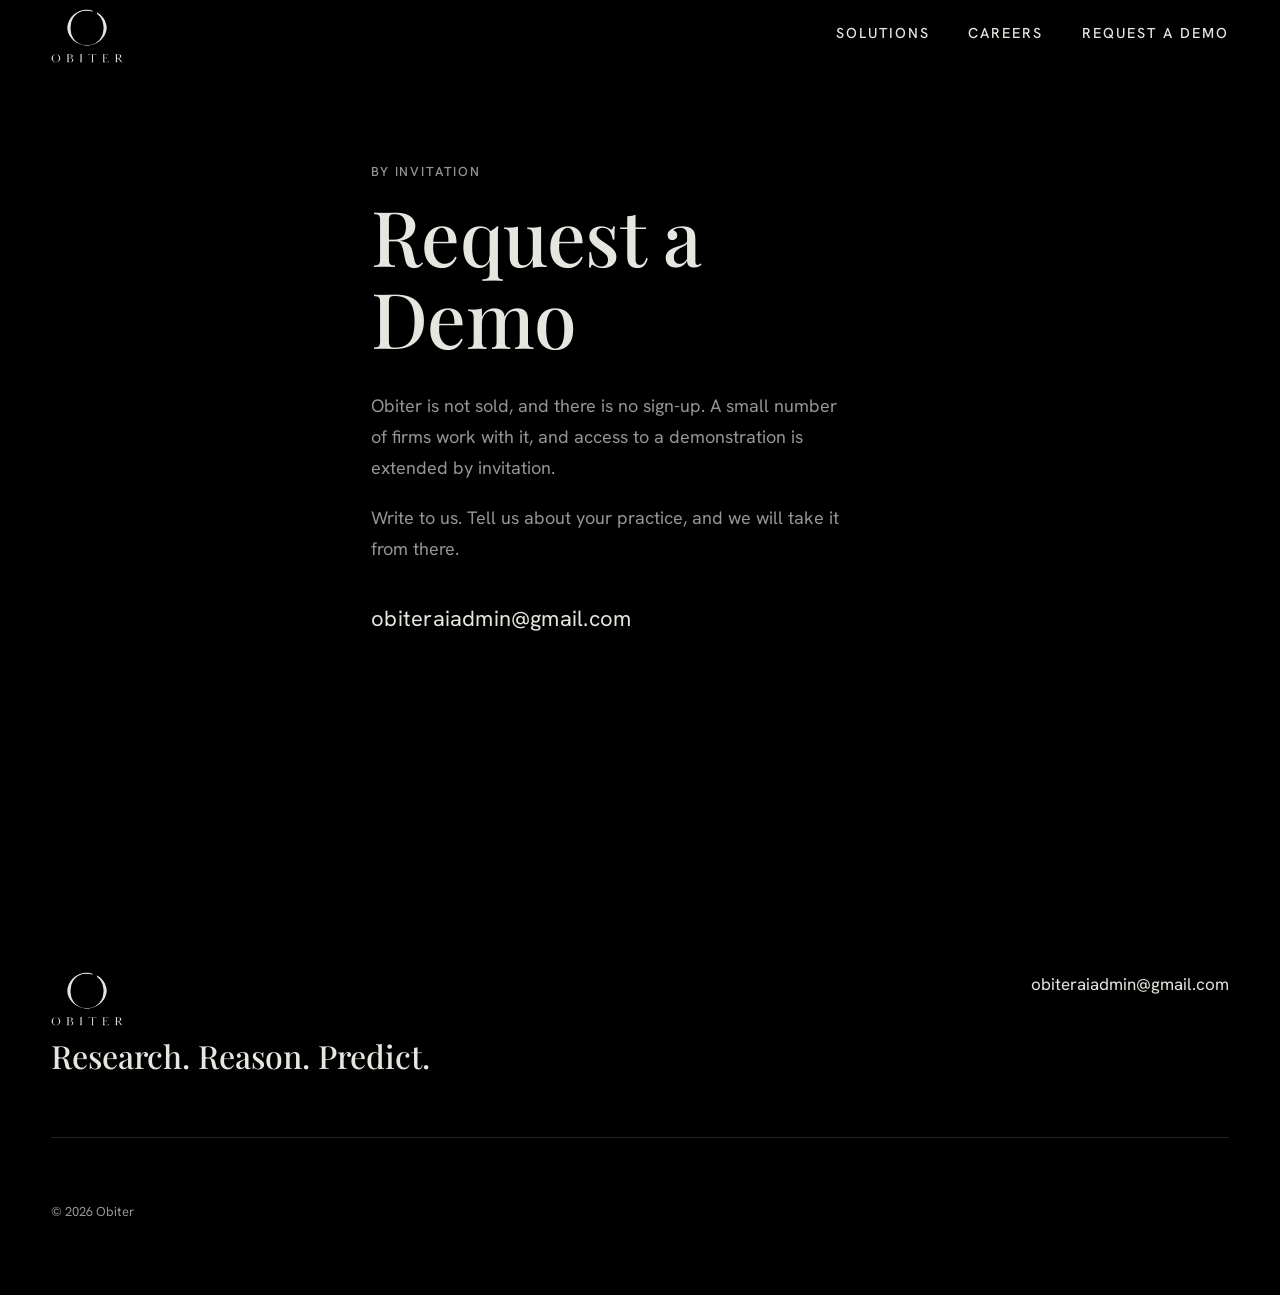
<file: request-a-demo/index.html>
<!DOCTYPE html><html lang="en" class="display_583c7207-module__g7AB6G__variable sans_84df26f7-module__PRcRVa__variable wordmark_32f56dcb-module__cv3Ykq__variable"><head><meta charSet="utf-8"/><meta name="viewport" content="width=device-width, initial-scale=1"/><link rel="preload" href="/_next/static/media/fraunces_latin_wght_italic-s.p.0by3gh2t3oa9b.woff2" as="font" crossorigin="" type="font/woff2"/><link rel="preload" href="/_next/static/media/fraunces_latin_wght_normal-s.p.1v4l5w6-86t-v.woff2" as="font" crossorigin="" type="font/woff2"/><link rel="preload" href="/_next/static/media/hanken_grotesk_latin_wght_normal-s.p.3241148m1u9do.woff2" as="font" crossorigin="" type="font/woff2"/><link rel="preload" href="/_next/static/media/playfair_display_latin_wght_italic-s.p.3wz967ibaache.woff2" as="font" crossorigin="" type="font/woff2"/><link rel="preload" href="/_next/static/media/playfair_display_latin_wght_normal-s.p.1izqcz-wkfvza.woff2" as="font" crossorigin="" type="font/woff2"/><link rel="stylesheet" href="/_next/static/chunks/365opi_6eyvcc.css" data-precedence="next"/><link rel="stylesheet" href="/_next/static/chunks/1y_g96i1zzp_y.css" data-precedence="next"/><link rel="preload" as="script" fetchPriority="low" href="/_next/static/chunks/10qk6v6416kh8.js"/><script src="/_next/static/chunks/1oe38opv360nh.js" async=""></script><script src="/_next/static/chunks/3hdj40qmts5sf.js" async=""></script><script src="/_next/static/chunks/turbopack-23ewmxn2mat4s.js" async=""></script><script src="/_next/static/chunks/3wkybslxky19x.js" async=""></script><script src="/_next/static/chunks/14mrh2-p_w84d.js" async=""></script><meta name="next-size-adjust" content=""/><title>Request a Demo · Obiter</title><meta name="description" content="Private legal intelligence, built for India."/><link rel="icon" href="/favicon.ico?favicon.1v5p63q3ibwtp.ico" sizes="48x48" type="image/x-icon"/><link rel="icon" href="/icon.png?icon.2fxkosow0-r55.png" sizes="512x512" type="image/png"/><link rel="apple-touch-icon" href="/apple-icon.png?apple-icon.45afig0sxoqk9.png" sizes="180x180" type="image/png"/><script src="/_next/static/chunks/0cz1d0mv5g_q7.js" noModule=""></script></head><body><div hidden=""><!--$--><!--/$--></div><nav class="Nav-module__p2V2BW__nav   Nav-module__p2V2BW__onDark "><div class="Nav-module__p2V2BW__inner"><a class="Nav-module__p2V2BW__brand" aria-label="Obiter, home" href="/"><span class="Logo-module__WIRVka__lockup" role="img" aria-label="Obiter"></span></a><div class="Nav-module__p2V2BW__links"><a class="Nav-module__p2V2BW__link" href="/solutions/">Solutions</a><a class="Nav-module__p2V2BW__link" href="https://legalsuperintelligence.in/">Careers</a><a class="DemoCTA-module__w7FNZa__cta" href="/request-a-demo/">Request a Demo</a></div><button type="button" class="Nav-module__p2V2BW__menuButton" aria-expanded="false" aria-controls="mobile-menu">Menu</button></div></nav><main class="demo-module__jbkabG__page" data-tone="dark"><section class="demo-module__jbkabG__column"><p class="Eyebrow-module__1T-EHq__eyebrow">By invitation</p><h1 class="demo-module__jbkabG__title">Request a Demo</h1><p class="demo-module__jbkabG__para">Obiter is not sold, and there is no sign-up. A small number of firms work with it, and access to a demonstration is extended by invitation.</p><p class="demo-module__jbkabG__para">Write to us. Tell us about your practice, and we will take it from there.</p><p class="demo-module__jbkabG__email">obiteraiadmin@gmail.com</p></section></main><!--$--><!--/$--><footer class="Footer-module__3hUVsW__footer"><div class="Footer-module__3hUVsW__inner"><div class="Footer-module__3hUVsW__top"><div class="Footer-module__3hUVsW__brand"><span class="Logo-module__WIRVka__lockup" role="img" aria-label="Obiter"></span><span class="Footer-module__3hUVsW__tagline">Research. Reason. Predict.</span></div><div class="Footer-module__3hUVsW__contact"><a class="Footer-module__3hUVsW__link" href="mailto:obiteraiadmin@gmail.com">obiteraiadmin@gmail.com</a></div></div><hr class="Footer-module__3hUVsW__rule"/><div class="Footer-module__3hUVsW__bottom"><span>© <!-- -->2026<!-- --> Obiter</span></div></div></footer><script src="/_next/static/chunks/10qk6v6416kh8.js" id="_R_" async=""></script><script>(self.__next_f=self.__next_f||[]).push([0])</script><script>self.__next_f.push([1,"1:\"$Sreact.fragment\"\n2:I[15939,[\"/_next/static/chunks/3wkybslxky19x.js\",\"/_next/static/chunks/14mrh2-p_w84d.js\"],\"default\"]\n3:I[39756,[\"/_next/static/chunks/3wkybslxky19x.js\",\"/_next/static/chunks/14mrh2-p_w84d.js\"],\"default\"]\n4:I[37457,[\"/_next/static/chunks/3wkybslxky19x.js\",\"/_next/static/chunks/14mrh2-p_w84d.js\"],\"default\"]\n5:I[97367,[\"/_next/static/chunks/3wkybslxky19x.js\",\"/_next/static/chunks/14mrh2-p_w84d.js\"],\"OutletBoundary\"]\n6:\"$Sreact.suspense\"\n9:I[97367,[\"/_next/static/chunks/3wkybslxky19x.js\",\"/_next/static/chunks/14mrh2-p_w84d.js\"],\"ViewportBoundary\"]\nb:I[97367,[\"/_next/static/chunks/3wkybslxky19x.js\",\"/_next/static/chunks/14mrh2-p_w84d.js\"],\"MetadataBoundary\"]\nd:I[68027,[\"/_next/static/chunks/3wkybslxky19x.js\",\"/_next/static/chunks/14mrh2-p_w84d.js\"],\"default\",1]\n:HL[\"/_next/static/chunks/365opi_6eyvcc.css\",\"style\"]\n:HL[\"/_next/static/media/fraunces_latin_wght_italic-s.p.0by3gh2t3oa9b.woff2\",\"font\",{\"crossOrigin\":\"\",\"type\":\"font/woff2\"}]\n:HL[\"/_next/static/media/fraunces_latin_wght_normal-s.p.1v4l5w6-86t-v.woff2\",\"font\",{\"crossOrigin\":\"\",\"type\":\"font/woff2\"}]\n:HL[\"/_next/static/media/hanken_grotesk_latin_wght_normal-s.p.3241148m1u9do.woff2\",\"font\",{\"crossOrigin\":\"\",\"type\":\"font/woff2\"}]\n:HL[\"/_next/static/media/playfair_display_latin_wght_italic-s.p.3wz967ibaache.woff2\",\"font\",{\"crossOrigin\":\"\",\"type\":\"font/woff2\"}]\n:HL[\"/_next/static/media/playfair_display_latin_wght_normal-s.p.1izqcz-wkfvza.woff2\",\"font\",{\"crossOrigin\":\"\",\"type\":\"font/woff2\"}]\n:HL[\"/_next/static/chunks/1y_g96i1zzp_y.css\",\"style\"]\n"])</script><script>self.__next_f.push([1,"0:{\"P\":null,\"c\":[\"\",\"request-a-demo\",\"\"],\"q\":\"\",\"i\":false,\"f\":[[[\"\",{\"children\":[\"request-a-demo\",{\"children\":[\"__PAGE__\",{}]}]},\"$undefined\",\"$undefined\",16],[[\"$\",\"$1\",\"c\",{\"children\":[[[\"$\",\"link\",\"0\",{\"rel\":\"stylesheet\",\"href\":\"/_next/static/chunks/365opi_6eyvcc.css\",\"precedence\":\"next\",\"crossOrigin\":\"$undefined\",\"nonce\":\"$undefined\"}],[\"$\",\"script\",\"script-0\",{\"src\":\"/_next/static/chunks/3wkybslxky19x.js\",\"async\":true,\"nonce\":\"$undefined\"}],[\"$\",\"script\",\"script-1\",{\"src\":\"/_next/static/chunks/14mrh2-p_w84d.js\",\"async\":true,\"nonce\":\"$undefined\"}]],[\"$\",\"html\",null,{\"lang\":\"en\",\"className\":\"display_583c7207-module__g7AB6G__variable sans_84df26f7-module__PRcRVa__variable wordmark_32f56dcb-module__cv3Ykq__variable\",\"children\":[\"$\",\"body\",null,{\"children\":[[\"$\",\"$L2\",null,{}],[\"$\",\"$L3\",null,{\"parallelRouterKey\":\"children\",\"error\":\"$undefined\",\"errorStyles\":\"$undefined\",\"errorScripts\":\"$undefined\",\"template\":[\"$\",\"$L4\",null,{}],\"templateStyles\":\"$undefined\",\"templateScripts\":\"$undefined\",\"notFound\":[[[\"$\",\"title\",null,{\"children\":\"404: This page could not be found.\"}],[\"$\",\"div\",null,{\"style\":{\"fontFamily\":\"system-ui,\\\"Segoe UI\\\",Roboto,Helvetica,Arial,sans-serif,\\\"Apple Color Emoji\\\",\\\"Segoe UI Emoji\\\"\",\"height\":\"100vh\",\"textAlign\":\"center\",\"display\":\"flex\",\"flexDirection\":\"column\",\"alignItems\":\"center\",\"justifyContent\":\"center\"},\"children\":[\"$\",\"div\",null,{\"children\":[[\"$\",\"style\",null,{\"dangerouslySetInnerHTML\":{\"__html\":\"body{color:#000;background:#fff;margin:0}.next-error-h1{border-right:1px solid rgba(0,0,0,.3)}@media (prefers-color-scheme:dark){body{color:#fff;background:#000}.next-error-h1{border-right:1px solid rgba(255,255,255,.3)}}\"}}],[\"$\",\"h1\",null,{\"className\":\"next-error-h1\",\"style\":{\"display\":\"inline-block\",\"margin\":\"0 20px 0 0\",\"padding\":\"0 23px 0 0\",\"fontSize\":24,\"fontWeight\":500,\"verticalAlign\":\"top\",\"lineHeight\":\"49px\"},\"children\":404}],[\"$\",\"div\",null,{\"style\":{\"display\":\"inline-block\"},\"children\":[\"$\",\"h2\",null,{\"style\":{\"fontSize\":14,\"fontWeight\":400,\"lineHeight\":\"49px\",\"margin\":0},\"children\":\"This page could not be found.\"}]}]]}]}]],[]],\"forbidden\":\"$undefined\",\"unauthorized\":\"$undefined\"}],[\"$\",\"footer\",null,{\"className\":\"Footer-module__3hUVsW__footer\",\"children\":[\"$\",\"div\",null,{\"className\":\"Footer-module__3hUVsW__inner\",\"children\":[[\"$\",\"div\",null,{\"className\":\"Footer-module__3hUVsW__top\",\"children\":[[\"$\",\"div\",null,{\"className\":\"Footer-module__3hUVsW__brand\",\"children\":[[\"$\",\"span\",null,{\"className\":\"Logo-module__WIRVka__lockup\",\"role\":\"img\",\"aria-label\":\"Obiter\"}],[\"$\",\"span\",null,{\"className\":\"Footer-module__3hUVsW__tagline\",\"children\":\"Research. Reason. Predict.\"}]]}],[\"$\",\"div\",null,{\"className\":\"Footer-module__3hUVsW__contact\",\"children\":[\"$\",\"a\",null,{\"className\":\"Footer-module__3hUVsW__link\",\"href\":\"mailto:obiteraiadmin@gmail.com\",\"children\":\"obiteraiadmin@gmail.com\"}]}]]}],[\"$\",\"hr\",null,{\"className\":\"Footer-module__3hUVsW__rule\"}],[\"$\",\"div\",null,{\"className\":\"Footer-module__3hUVsW__bottom\",\"children\":[\"$\",\"span\",null,{\"children\":[\"© \",2026,\" Obiter\"]}]}]]}]}]]}]}]]}],{\"children\":[[\"$\",\"$1\",\"c\",{\"children\":[null,[\"$\",\"$L3\",null,{\"parallelRouterKey\":\"children\",\"error\":\"$undefined\",\"errorStyles\":\"$undefined\",\"errorScripts\":\"$undefined\",\"template\":[\"$\",\"$L4\",null,{}],\"templateStyles\":\"$undefined\",\"templateScripts\":\"$undefined\",\"notFound\":\"$undefined\",\"forbidden\":\"$undefined\",\"unauthorized\":\"$undefined\"}]]}],{\"children\":[[\"$\",\"$1\",\"c\",{\"children\":[[\"$\",\"main\",null,{\"className\":\"demo-module__jbkabG__page\",\"data-tone\":\"dark\",\"children\":[\"$\",\"section\",null,{\"className\":\"demo-module__jbkabG__column\",\"children\":[[\"$\",\"p\",null,{\"className\":\"Eyebrow-module__1T-EHq__eyebrow\",\"children\":\"By invitation\"}],[\"$\",\"h1\",null,{\"className\":\"demo-module__jbkabG__title\",\"children\":\"Request a Demo\"}],[\"$\",\"p\",null,{\"className\":\"demo-module__jbkabG__para\",\"children\":\"Obiter is not sold, and there is no sign-up. A small number of firms work with it, and access to a demonstration is extended by invitation.\"}],[\"$\",\"p\",null,{\"className\":\"demo-module__jbkabG__para\",\"children\":\"Write to us. Tell us about your practice, and we will take it from there.\"}],[\"$\",\"p\",null,{\"className\":\"demo-module__jbkabG__email\",\"children\":\"obiteraiadmin@gmail.com\"}]]}]}],[[\"$\",\"link\",\"0\",{\"rel\":\"stylesheet\",\"href\":\"/_next/static/chunks/1y_g96i1zzp_y.css\",\"precedence\":\"next\",\"crossOrigin\":\"$undefined\",\"nonce\":\"$undefined\"}]],[\"$\",\"$L5\",null,{\"children\":[\"$\",\"$6\",null,{\"name\":\"Next.MetadataOutlet\",\"children\":\"$@7\"}]}]]}],{},null,false,null]},null,false,\"$@8\"]},null,false,null],[\"$\",\"$1\",\"h\",{\"children\":[null,[\"$\",\"$L9\",null,{\"children\":\"$La\"}],[\"$\",\"div\",null,{\"hidden\":true,\"children\":[\"$\",\"$Lb\",null,{\"children\":[\"$\",\"$6\",null,{\"name\":\"Next.Metadata\",\"children\":\"$Lc\"}]}]}],[\"$\",\"meta\",null,{\"name\":\"next-size-adjust\",\"content\":\"\"}]]}],false]],\"m\":\"$undefined\",\"G\":[\"$d\",[[\"$\",\"link\",\"0\",{\"rel\":\"stylesheet\",\"href\":\"/_next/static/chunks/365opi_6eyvcc.css\",\"precedence\":\"next\",\"crossOrigin\":\"$undefined\",\"nonce\":\"$undefined\"}]]],\"S\":true,\"h\":null,\"s\":\"$undefined\",\"l\":\"$undefined\",\"p\":\"$undefined\",\"d\":\"$undefined\",\"b\":\"IseUdSVXpomzFLgt3aqlV\"}\n"])</script><script>self.__next_f.push([1,"e:[]\n8:\"$We\"\n"])</script><script>self.__next_f.push([1,"a:[[\"$\",\"meta\",\"0\",{\"charSet\":\"utf-8\"}],[\"$\",\"meta\",\"1\",{\"name\":\"viewport\",\"content\":\"width=device-width, initial-scale=1\"}]]\n"])</script><script>self.__next_f.push([1,"f:I[27201,[\"/_next/static/chunks/3wkybslxky19x.js\",\"/_next/static/chunks/14mrh2-p_w84d.js\"],\"IconMark\"]\n7:null\nc:[[\"$\",\"title\",\"0\",{\"children\":\"Request a Demo · Obiter\"}],[\"$\",\"meta\",\"1\",{\"name\":\"description\",\"content\":\"Private legal intelligence, built for India.\"}],[\"$\",\"link\",\"2\",{\"rel\":\"icon\",\"href\":\"/favicon.ico?favicon.1v5p63q3ibwtp.ico\",\"sizes\":\"48x48\",\"type\":\"image/x-icon\"}],[\"$\",\"link\",\"3\",{\"rel\":\"icon\",\"href\":\"/icon.png?icon.2fxkosow0-r55.png\",\"sizes\":\"512x512\",\"type\":\"image/png\"}],[\"$\",\"link\",\"4\",{\"rel\":\"apple-touch-icon\",\"href\":\"/apple-icon.png?apple-icon.45afig0sxoqk9.png\",\"sizes\":\"180x180\",\"type\":\"image/png\"}],[\"$\",\"$Lf\",\"5\",{}]]\n"])</script></body></html>
</file>
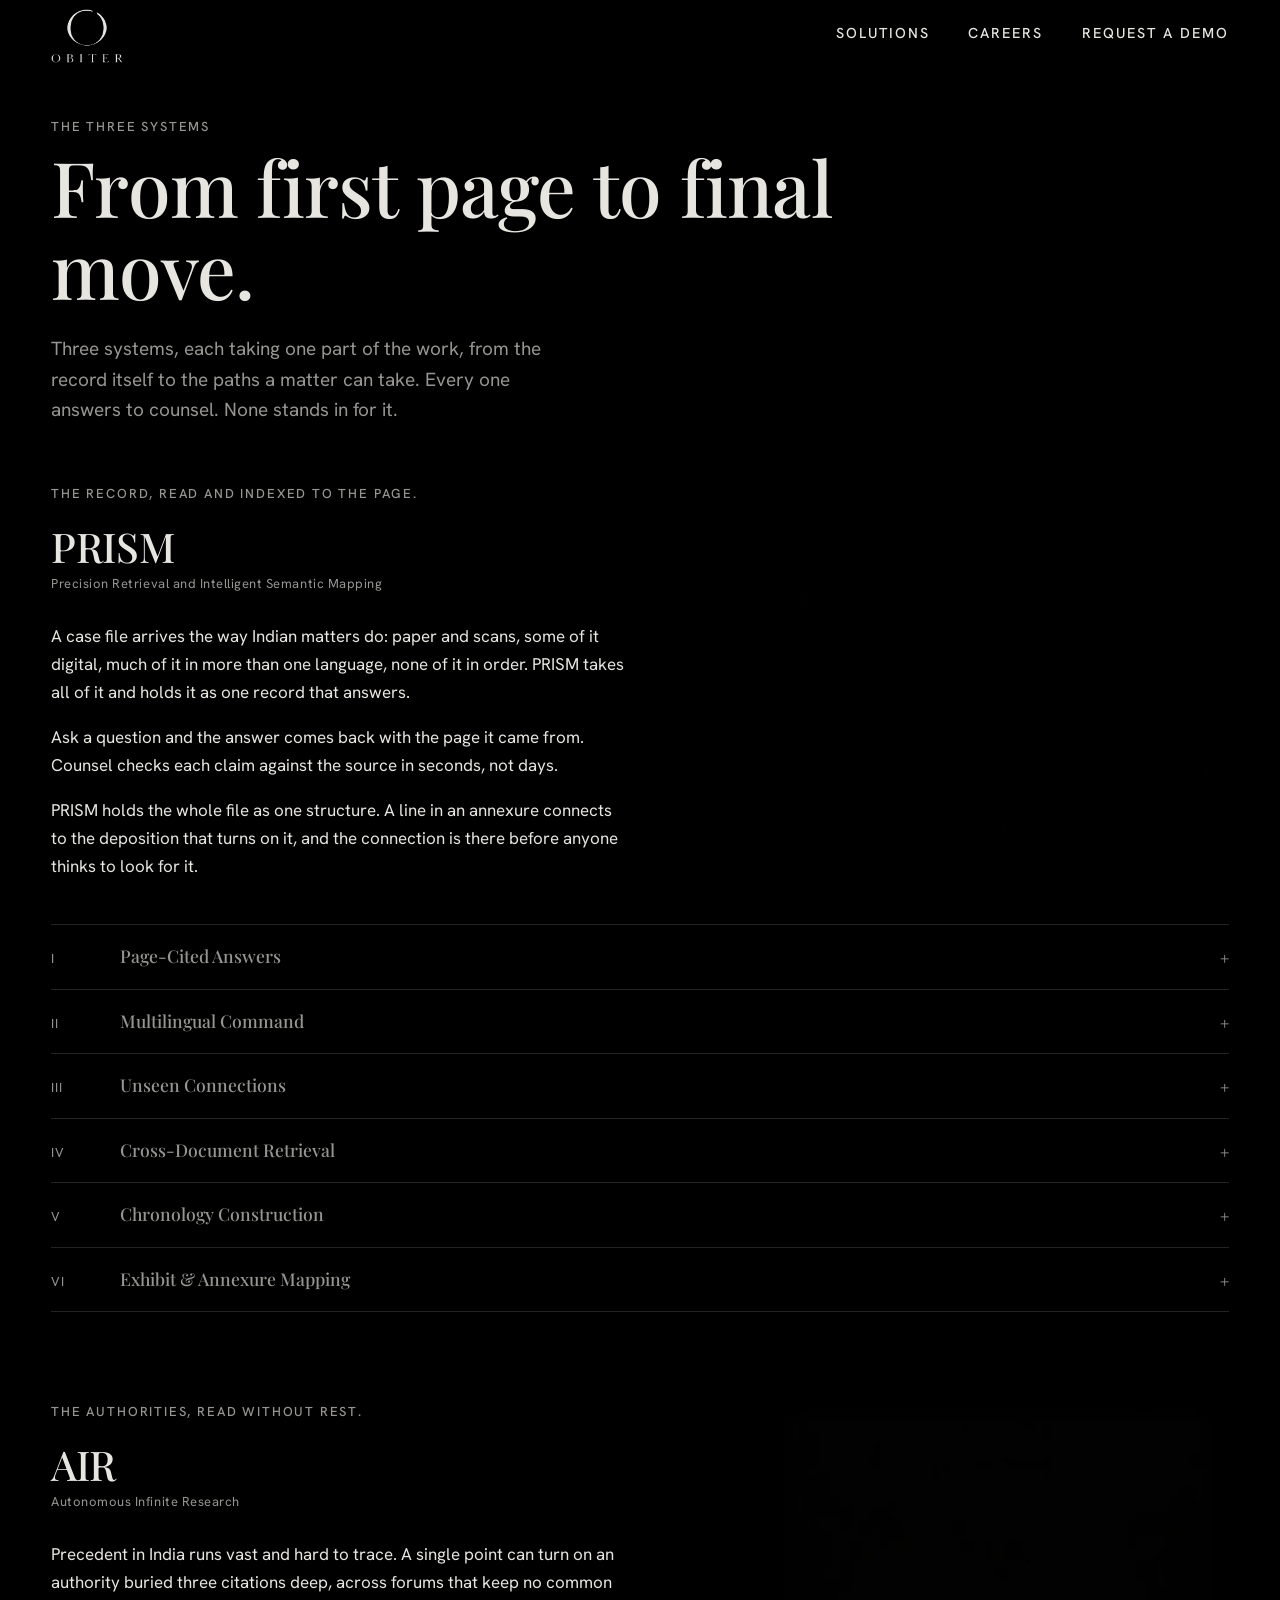
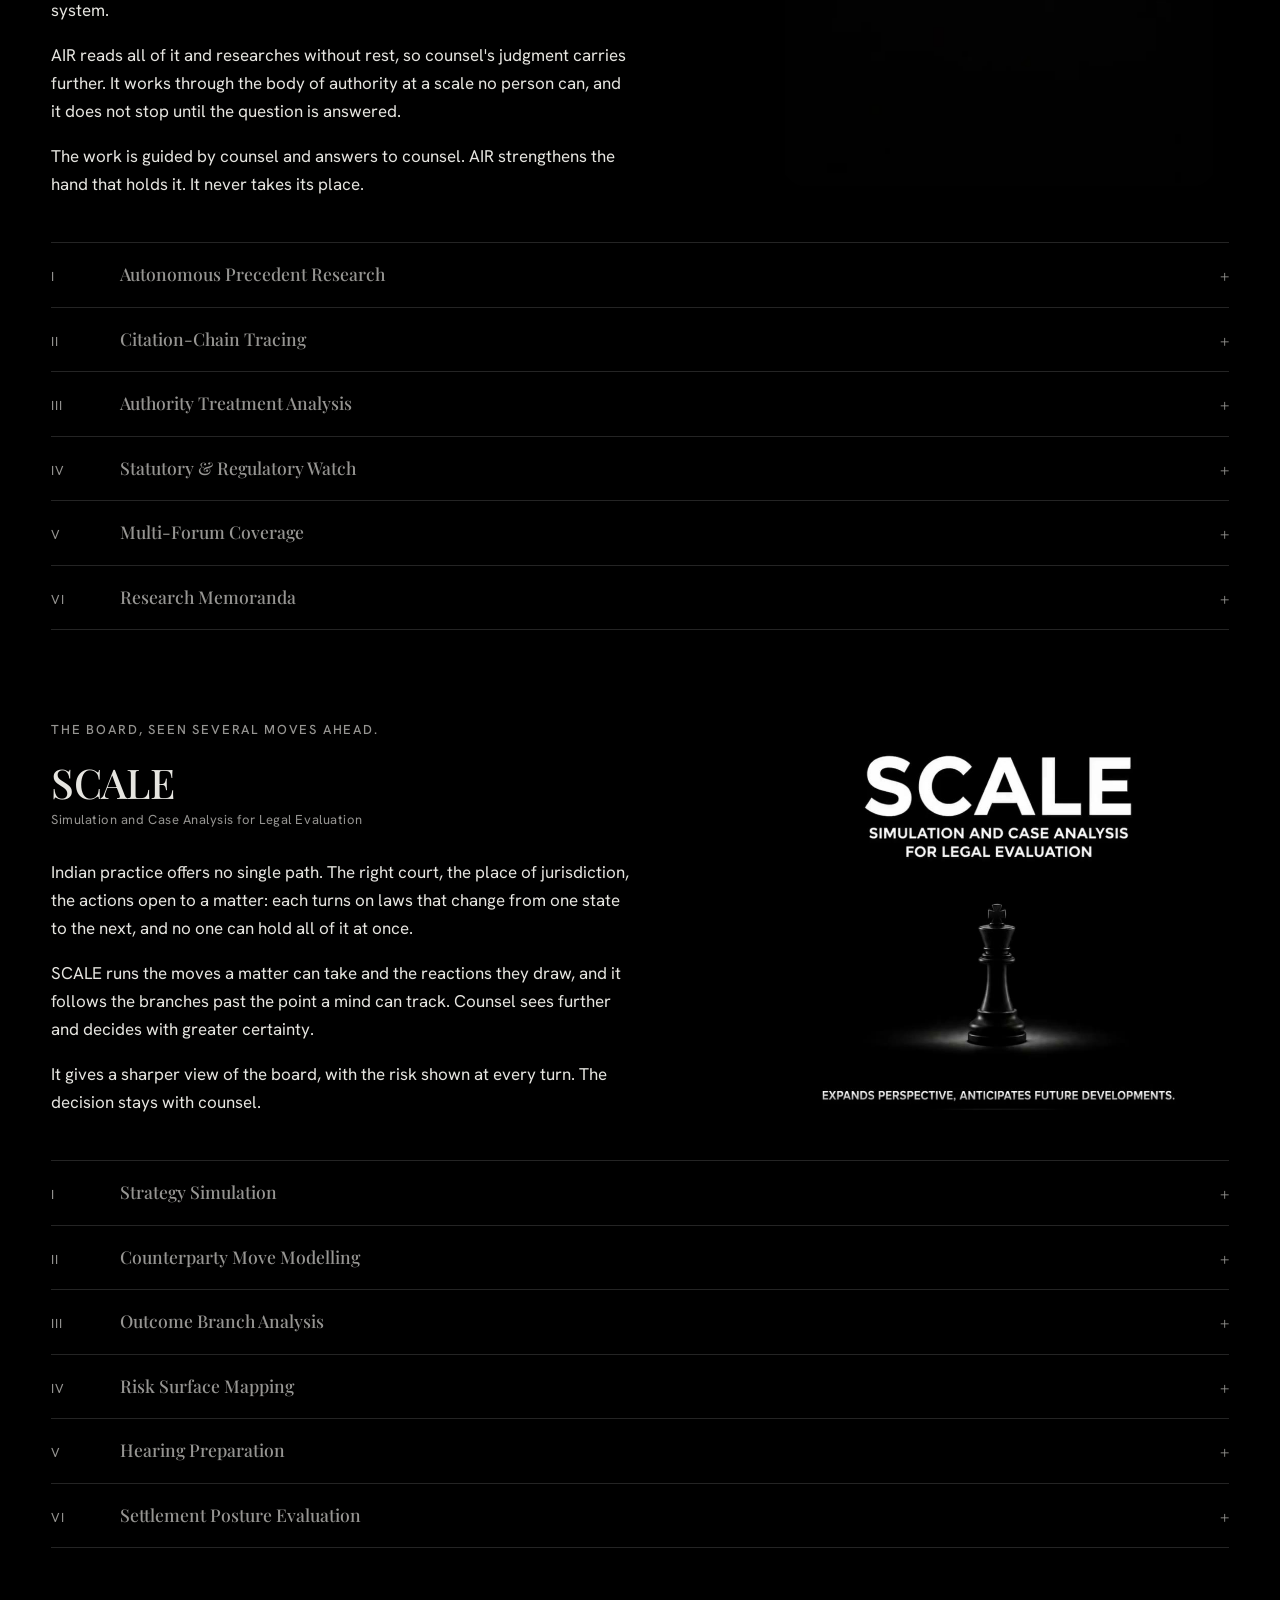
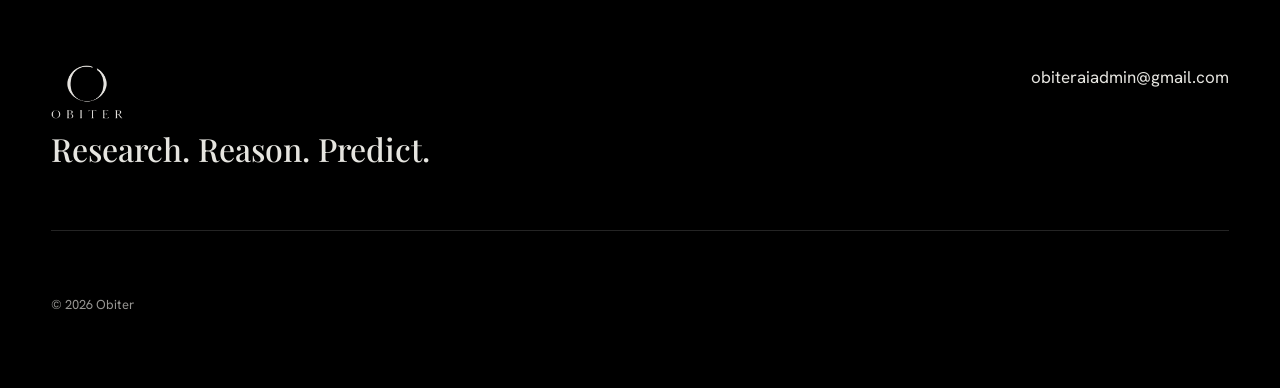
<file: solutions/index.html>
<!DOCTYPE html><html lang="en" class="display_583c7207-module__g7AB6G__variable sans_84df26f7-module__PRcRVa__variable wordmark_32f56dcb-module__cv3Ykq__variable"><head><meta charSet="utf-8"/><meta name="viewport" content="width=device-width, initial-scale=1"/><link rel="preload" href="/_next/static/media/fraunces_latin_wght_italic-s.p.0by3gh2t3oa9b.woff2" as="font" crossorigin="" type="font/woff2"/><link rel="preload" href="/_next/static/media/fraunces_latin_wght_normal-s.p.1v4l5w6-86t-v.woff2" as="font" crossorigin="" type="font/woff2"/><link rel="preload" href="/_next/static/media/hanken_grotesk_latin_wght_normal-s.p.3241148m1u9do.woff2" as="font" crossorigin="" type="font/woff2"/><link rel="preload" href="/_next/static/media/playfair_display_latin_wght_italic-s.p.3wz967ibaache.woff2" as="font" crossorigin="" type="font/woff2"/><link rel="preload" href="/_next/static/media/playfair_display_latin_wght_normal-s.p.1izqcz-wkfvza.woff2" as="font" crossorigin="" type="font/woff2"/><link rel="stylesheet" href="/_next/static/chunks/365opi_6eyvcc.css" data-precedence="next"/><link rel="stylesheet" href="/_next/static/chunks/1y_g96i1zzp_y.css" data-precedence="next"/><link rel="preload" as="script" fetchPriority="low" href="/_next/static/chunks/10qk6v6416kh8.js"/><script src="/_next/static/chunks/1oe38opv360nh.js" async=""></script><script src="/_next/static/chunks/3hdj40qmts5sf.js" async=""></script><script src="/_next/static/chunks/turbopack-23ewmxn2mat4s.js" async=""></script><script src="/_next/static/chunks/3wkybslxky19x.js" async=""></script><script src="/_next/static/chunks/14mrh2-p_w84d.js" async=""></script><script src="/_next/static/chunks/3s9ksib5ocok0.js" async=""></script><meta name="next-size-adjust" content=""/><title>Solutions · Obiter</title><meta name="description" content="Private legal intelligence, built for India."/><link rel="icon" href="/favicon.ico?favicon.1v5p63q3ibwtp.ico" sizes="48x48" type="image/x-icon"/><link rel="icon" href="/icon.png?icon.2fxkosow0-r55.png" sizes="512x512" type="image/png"/><link rel="apple-touch-icon" href="/apple-icon.png?apple-icon.45afig0sxoqk9.png" sizes="180x180" type="image/png"/><script src="/_next/static/chunks/0cz1d0mv5g_q7.js" noModule=""></script></head><body><div hidden=""><!--$--><!--/$--></div><nav class="Nav-module__p2V2BW__nav   Nav-module__p2V2BW__onDark "><div class="Nav-module__p2V2BW__inner"><a class="Nav-module__p2V2BW__brand" aria-label="Obiter, home" href="/"><span class="Logo-module__WIRVka__lockup" role="img" aria-label="Obiter"></span></a><div class="Nav-module__p2V2BW__links"><a class="Nav-module__p2V2BW__link" href="/solutions/">Solutions</a><a class="Nav-module__p2V2BW__link" href="https://legalsuperintelligence.in/">Careers</a><a class="DemoCTA-module__w7FNZa__cta" href="/request-a-demo/">Request a Demo</a></div><button type="button" class="Nav-module__p2V2BW__menuButton" aria-expanded="false" aria-controls="mobile-menu">Menu</button></div></nav><main class="solutions-module__y3n07G__page" data-tone="dark"><header class="solutions-module__y3n07G__intro"><div class="solutions-module__y3n07G__introInner"><p class="Eyebrow-module__1T-EHq__eyebrow">The three systems</p><h1 class="solutions-module__y3n07G__title">From first page to final move.</h1><p class="solutions-module__y3n07G__lede">Three systems, each taking one part of the work, from the record itself to the paths a matter can take. Every one answers to counsel. None stands in for it.</p></div></header><section class="Section-module__Y0M9-W__section" data-tone="dark"><div class="Section-module__Y0M9-W__container Section-module__Y0M9-W__wide"><div class="solutions-module__y3n07G__systemGrid"><div class="solutions-module__y3n07G__narrative"><p class="Eyebrow-module__1T-EHq__eyebrow">The record, read and indexed to the page.</p><h2 class="solutions-module__y3n07G__systemName">PRISM</h2><p class="solutions-module__y3n07G__expansion">Precision Retrieval and Intelligent Semantic Mapping</p><div class="Prose-module__QwXriW__prose"><p>A case file arrives the way Indian matters do: paper and scans, some of it digital, much of it in more than one language, none of it in order. PRISM takes all of it and holds it as one record that answers.</p><p>Ask a question and the answer comes back with the page it came from. Counsel checks each claim against the source in seconds, not days.</p><p>PRISM holds the whole file as one structure. A line in an annexure connects to the deposition that turns on it, and the connection is there before anyone thinks to look for it.</p></div></div><div class="solutions-module__y3n07G__panel solutions-module__y3n07G__panelVideo"><figure class="VideoPanel-module__emxnvW__panel VideoPanel-module__emxnvW__fill" aria-label="PRISM"><div class="VideoPanel-module__emxnvW__media" style="aspect-ratio:760 / 630"><video class="VideoPanel-module__emxnvW__video" src="/media/prism.mp4" poster="/media/prism-poster.jpg" autoPlay="" muted="" loop="" playsInline="" preload="metadata" aria-hidden="true"></video></div></figure></div></div><ul class="SubSolutionList-module__IIGg5a__list" aria-label="PRISM capabilities"><li class="SubSolutionList-module__IIGg5a__item"><button type="button" class="SubSolutionList-module__IIGg5a__row" aria-expanded="false" aria-controls="_R_2clubtb_-0"><span class="SubSolutionList-module__IIGg5a__numeral" aria-hidden="true">I</span><span class="SubSolutionList-module__IIGg5a__label">Page-Cited Answers</span><span class="SubSolutionList-module__IIGg5a__glyph" aria-hidden="true">+</span></button><div id="_R_2clubtb_-0" class="SubSolutionList-module__IIGg5a__reveal"><div class="SubSolutionList-module__IIGg5a__revealInner"><p class="SubSolutionList-module__IIGg5a__desc">Every answer names the page it came from, so counsel checks it against the source.</p></div></div></li><li class="SubSolutionList-module__IIGg5a__item"><button type="button" class="SubSolutionList-module__IIGg5a__row" aria-expanded="false" aria-controls="_R_2clubtb_-1"><span class="SubSolutionList-module__IIGg5a__numeral" aria-hidden="true">II</span><span class="SubSolutionList-module__IIGg5a__label">Multilingual Command</span><span class="SubSolutionList-module__IIGg5a__glyph" aria-hidden="true">+</span></button><div id="_R_2clubtb_-1" class="SubSolutionList-module__IIGg5a__reveal"><div class="SubSolutionList-module__IIGg5a__revealInner"><p class="SubSolutionList-module__IIGg5a__desc">A record that shifts between languages reads as one. Counsel asks in one language and the answer draws on all of them.</p></div></div></li><li class="SubSolutionList-module__IIGg5a__item"><button type="button" class="SubSolutionList-module__IIGg5a__row" aria-expanded="false" aria-controls="_R_2clubtb_-2"><span class="SubSolutionList-module__IIGg5a__numeral" aria-hidden="true">III</span><span class="SubSolutionList-module__IIGg5a__label">Unseen Connections</span><span class="SubSolutionList-module__IIGg5a__glyph" aria-hidden="true">+</span></button><div id="_R_2clubtb_-2" class="SubSolutionList-module__IIGg5a__reveal"><div class="SubSolutionList-module__IIGg5a__revealInner"><p class="SubSolutionList-module__IIGg5a__desc">A line in an annexure ties to the deposition that turns on it. The link is there before anyone thinks to look for it.</p></div></div></li><li class="SubSolutionList-module__IIGg5a__item"><button type="button" class="SubSolutionList-module__IIGg5a__row" aria-expanded="false" aria-controls="_R_2clubtb_-3"><span class="SubSolutionList-module__IIGg5a__numeral" aria-hidden="true">IV</span><span class="SubSolutionList-module__IIGg5a__label">Cross-Document Retrieval</span><span class="SubSolutionList-module__IIGg5a__glyph" aria-hidden="true">+</span></button><div id="_R_2clubtb_-3" class="SubSolutionList-module__IIGg5a__reveal"><div class="SubSolutionList-module__IIGg5a__revealInner"><p class="SubSolutionList-module__IIGg5a__desc">A single query draws together the pleadings, exhibits, and correspondence that bear on it.</p></div></div></li><li class="SubSolutionList-module__IIGg5a__item"><button type="button" class="SubSolutionList-module__IIGg5a__row" aria-expanded="false" aria-controls="_R_2clubtb_-4"><span class="SubSolutionList-module__IIGg5a__numeral" aria-hidden="true">V</span><span class="SubSolutionList-module__IIGg5a__label">Chronology Construction</span><span class="SubSolutionList-module__IIGg5a__glyph" aria-hidden="true">+</span></button><div id="_R_2clubtb_-4" class="SubSolutionList-module__IIGg5a__reveal"><div class="SubSolutionList-module__IIGg5a__revealInner"><p class="SubSolutionList-module__IIGg5a__desc">Dates and events across the file assemble into one timeline counsel can follow.</p></div></div></li><li class="SubSolutionList-module__IIGg5a__item"><button type="button" class="SubSolutionList-module__IIGg5a__row" aria-expanded="false" aria-controls="_R_2clubtb_-5"><span class="SubSolutionList-module__IIGg5a__numeral" aria-hidden="true">VI</span><span class="SubSolutionList-module__IIGg5a__label">Exhibit &amp; Annexure Mapping</span><span class="SubSolutionList-module__IIGg5a__glyph" aria-hidden="true">+</span></button><div id="_R_2clubtb_-5" class="SubSolutionList-module__IIGg5a__reveal"><div class="SubSolutionList-module__IIGg5a__revealInner"><p class="SubSolutionList-module__IIGg5a__desc">Each exhibit and annexure is tied to the document that relies on it.</p></div></div></li></ul></div></section><section class="Section-module__Y0M9-W__section" data-tone="dark"><div class="Section-module__Y0M9-W__container Section-module__Y0M9-W__wide"><div class="solutions-module__y3n07G__systemGrid"><div class="solutions-module__y3n07G__narrative"><p class="Eyebrow-module__1T-EHq__eyebrow">The authorities, read without rest.</p><h2 class="solutions-module__y3n07G__systemName">AIR</h2><p class="solutions-module__y3n07G__expansion">Autonomous Infinite Research</p><div class="Prose-module__QwXriW__prose"><p>Precedent in India runs vast and hard to trace. A single point can turn on an authority buried three citations deep, across forums that keep no common system.</p><p>AIR reads all of it and researches without rest, so counsel&#x27;s judgment carries further. It works through the body of authority at a scale no person can, and it does not stop until the question is answered.</p><p>The work is guided by counsel and answers to counsel. AIR strengthens the hand that holds it. It never takes its place.</p></div></div><div class="solutions-module__y3n07G__panel solutions-module__y3n07G__panelVideo"><figure class="VideoPanel-module__emxnvW__panel VideoPanel-module__emxnvW__fill" aria-label="AIR"><div class="VideoPanel-module__emxnvW__media" style="aspect-ratio:760 / 1350"><video class="VideoPanel-module__emxnvW__video" src="/media/air.mp4" poster="/media/air-poster.jpg" autoPlay="" muted="" loop="" playsInline="" preload="metadata" aria-hidden="true"></video></div></figure></div></div><ul class="SubSolutionList-module__IIGg5a__list" aria-label="AIR capabilities"><li class="SubSolutionList-module__IIGg5a__item"><button type="button" class="SubSolutionList-module__IIGg5a__row" aria-expanded="false" aria-controls="_R_2klubtb_-0"><span class="SubSolutionList-module__IIGg5a__numeral" aria-hidden="true">I</span><span class="SubSolutionList-module__IIGg5a__label">Autonomous Precedent Research</span><span class="SubSolutionList-module__IIGg5a__glyph" aria-hidden="true">+</span></button><div id="_R_2klubtb_-0" class="SubSolutionList-module__IIGg5a__reveal"><div class="SubSolutionList-module__IIGg5a__revealInner"><p class="SubSolutionList-module__IIGg5a__desc">Set it a question and it returns with the authorities that govern it, however deep they sit.</p></div></div></li><li class="SubSolutionList-module__IIGg5a__item"><button type="button" class="SubSolutionList-module__IIGg5a__row" aria-expanded="false" aria-controls="_R_2klubtb_-1"><span class="SubSolutionList-module__IIGg5a__numeral" aria-hidden="true">II</span><span class="SubSolutionList-module__IIGg5a__label">Citation-Chain Tracing</span><span class="SubSolutionList-module__IIGg5a__glyph" aria-hidden="true">+</span></button><div id="_R_2klubtb_-1" class="SubSolutionList-module__IIGg5a__reveal"><div class="SubSolutionList-module__IIGg5a__revealInner"><p class="SubSolutionList-module__IIGg5a__desc">It follows a judgment through the cases that cite it, forward and back.</p></div></div></li><li class="SubSolutionList-module__IIGg5a__item"><button type="button" class="SubSolutionList-module__IIGg5a__row" aria-expanded="false" aria-controls="_R_2klubtb_-2"><span class="SubSolutionList-module__IIGg5a__numeral" aria-hidden="true">III</span><span class="SubSolutionList-module__IIGg5a__label">Authority Treatment Analysis</span><span class="SubSolutionList-module__IIGg5a__glyph" aria-hidden="true">+</span></button><div id="_R_2klubtb_-2" class="SubSolutionList-module__IIGg5a__reveal"><div class="SubSolutionList-module__IIGg5a__revealInner"><p class="SubSolutionList-module__IIGg5a__desc">It shows whether a precedent was followed, distinguished, or overruled.</p></div></div></li><li class="SubSolutionList-module__IIGg5a__item"><button type="button" class="SubSolutionList-module__IIGg5a__row" aria-expanded="false" aria-controls="_R_2klubtb_-3"><span class="SubSolutionList-module__IIGg5a__numeral" aria-hidden="true">IV</span><span class="SubSolutionList-module__IIGg5a__label">Statutory &amp; Regulatory Watch</span><span class="SubSolutionList-module__IIGg5a__glyph" aria-hidden="true">+</span></button><div id="_R_2klubtb_-3" class="SubSolutionList-module__IIGg5a__reveal"><div class="SubSolutionList-module__IIGg5a__revealInner"><p class="SubSolutionList-module__IIGg5a__desc">It tracks the statutes and rules that bear on a matter as they change.</p></div></div></li><li class="SubSolutionList-module__IIGg5a__item"><button type="button" class="SubSolutionList-module__IIGg5a__row" aria-expanded="false" aria-controls="_R_2klubtb_-4"><span class="SubSolutionList-module__IIGg5a__numeral" aria-hidden="true">V</span><span class="SubSolutionList-module__IIGg5a__label">Multi-Forum Coverage</span><span class="SubSolutionList-module__IIGg5a__glyph" aria-hidden="true">+</span></button><div id="_R_2klubtb_-4" class="SubSolutionList-module__IIGg5a__reveal"><div class="SubSolutionList-module__IIGg5a__revealInner"><p class="SubSolutionList-module__IIGg5a__desc">Research runs across courts and tribunals in a single pass.</p></div></div></li><li class="SubSolutionList-module__IIGg5a__item"><button type="button" class="SubSolutionList-module__IIGg5a__row" aria-expanded="false" aria-controls="_R_2klubtb_-5"><span class="SubSolutionList-module__IIGg5a__numeral" aria-hidden="true">VI</span><span class="SubSolutionList-module__IIGg5a__label">Research Memoranda</span><span class="SubSolutionList-module__IIGg5a__glyph" aria-hidden="true">+</span></button><div id="_R_2klubtb_-5" class="SubSolutionList-module__IIGg5a__reveal"><div class="SubSolutionList-module__IIGg5a__revealInner"><p class="SubSolutionList-module__IIGg5a__desc">The work returns as a written memorandum, cited and ready for counsel to weigh.</p></div></div></li></ul></div></section><section class="Section-module__Y0M9-W__section" data-tone="dark"><div class="Section-module__Y0M9-W__container Section-module__Y0M9-W__wide"><div class="solutions-module__y3n07G__systemGrid"><div class="solutions-module__y3n07G__narrative"><p class="Eyebrow-module__1T-EHq__eyebrow">The board, seen several moves ahead.</p><h2 class="solutions-module__y3n07G__systemName">SCALE</h2><p class="solutions-module__y3n07G__expansion">Simulation and Case Analysis for Legal Evaluation</p><div class="Prose-module__QwXriW__prose"><p>Indian practice offers no single path. The right court, the place of jurisdiction, the actions open to a matter: each turns on laws that change from one state to the next, and no one can hold all of it at once.</p><p>SCALE runs the moves a matter can take and the reactions they draw, and it follows the branches past the point a mind can track. Counsel sees further and decides with greater certainty.</p><p>It gives a sharper view of the board, with the risk shown at every turn. The decision stays with counsel.</p></div></div><div class="solutions-module__y3n07G__panel solutions-module__y3n07G__panelVideo"><figure class="VideoPanel-module__emxnvW__panel VideoPanel-module__emxnvW__fill" aria-label="SCALE"><div class="VideoPanel-module__emxnvW__media" style="aspect-ratio:900 / 1350"><video class="VideoPanel-module__emxnvW__video" src="/media/scale.mp4" poster="/media/scale-poster.jpg" autoPlay="" muted="" loop="" playsInline="" preload="metadata" aria-hidden="true"></video></div></figure></div></div><ul class="SubSolutionList-module__IIGg5a__list" aria-label="SCALE capabilities"><li class="SubSolutionList-module__IIGg5a__item"><button type="button" class="SubSolutionList-module__IIGg5a__row" aria-expanded="false" aria-controls="_R_2slubtb_-0"><span class="SubSolutionList-module__IIGg5a__numeral" aria-hidden="true">I</span><span class="SubSolutionList-module__IIGg5a__label">Strategy Simulation</span><span class="SubSolutionList-module__IIGg5a__glyph" aria-hidden="true">+</span></button><div id="_R_2slubtb_-0" class="SubSolutionList-module__IIGg5a__reveal"><div class="SubSolutionList-module__IIGg5a__revealInner"><p class="SubSolutionList-module__IIGg5a__desc">SCALE runs a strategy forward through the moves a matter can take.</p></div></div></li><li class="SubSolutionList-module__IIGg5a__item"><button type="button" class="SubSolutionList-module__IIGg5a__row" aria-expanded="false" aria-controls="_R_2slubtb_-1"><span class="SubSolutionList-module__IIGg5a__numeral" aria-hidden="true">II</span><span class="SubSolutionList-module__IIGg5a__label">Counterparty Move Modelling</span><span class="SubSolutionList-module__IIGg5a__glyph" aria-hidden="true">+</span></button><div id="_R_2slubtb_-1" class="SubSolutionList-module__IIGg5a__reveal"><div class="SubSolutionList-module__IIGg5a__revealInner"><p class="SubSolutionList-module__IIGg5a__desc">It models how an opponent is likely to respond at each turn.</p></div></div></li><li class="SubSolutionList-module__IIGg5a__item"><button type="button" class="SubSolutionList-module__IIGg5a__row" aria-expanded="false" aria-controls="_R_2slubtb_-2"><span class="SubSolutionList-module__IIGg5a__numeral" aria-hidden="true">III</span><span class="SubSolutionList-module__IIGg5a__label">Outcome Branch Analysis</span><span class="SubSolutionList-module__IIGg5a__glyph" aria-hidden="true">+</span></button><div id="_R_2slubtb_-2" class="SubSolutionList-module__IIGg5a__reveal"><div class="SubSolutionList-module__IIGg5a__revealInner"><p class="SubSolutionList-module__IIGg5a__desc">It maps the branches a case can follow and weighs where each one leads.</p></div></div></li><li class="SubSolutionList-module__IIGg5a__item"><button type="button" class="SubSolutionList-module__IIGg5a__row" aria-expanded="false" aria-controls="_R_2slubtb_-3"><span class="SubSolutionList-module__IIGg5a__numeral" aria-hidden="true">IV</span><span class="SubSolutionList-module__IIGg5a__label">Risk Surface Mapping</span><span class="SubSolutionList-module__IIGg5a__glyph" aria-hidden="true">+</span></button><div id="_R_2slubtb_-3" class="SubSolutionList-module__IIGg5a__reveal"><div class="SubSolutionList-module__IIGg5a__revealInner"><p class="SubSolutionList-module__IIGg5a__desc">It shows where a matter is exposed and how much turns on each point.</p></div></div></li><li class="SubSolutionList-module__IIGg5a__item"><button type="button" class="SubSolutionList-module__IIGg5a__row" aria-expanded="false" aria-controls="_R_2slubtb_-4"><span class="SubSolutionList-module__IIGg5a__numeral" aria-hidden="true">V</span><span class="SubSolutionList-module__IIGg5a__label">Hearing Preparation</span><span class="SubSolutionList-module__IIGg5a__glyph" aria-hidden="true">+</span></button><div id="_R_2slubtb_-4" class="SubSolutionList-module__IIGg5a__reveal"><div class="SubSolutionList-module__IIGg5a__revealInner"><p class="SubSolutionList-module__IIGg5a__desc">It rehearses the hearing before it happens: the questions likely to come and the arguments that answer them.</p></div></div></li><li class="SubSolutionList-module__IIGg5a__item"><button type="button" class="SubSolutionList-module__IIGg5a__row" aria-expanded="false" aria-controls="_R_2slubtb_-5"><span class="SubSolutionList-module__IIGg5a__numeral" aria-hidden="true">VI</span><span class="SubSolutionList-module__IIGg5a__label">Settlement Posture Evaluation</span><span class="SubSolutionList-module__IIGg5a__glyph" aria-hidden="true">+</span></button><div id="_R_2slubtb_-5" class="SubSolutionList-module__IIGg5a__reveal"><div class="SubSolutionList-module__IIGg5a__revealInner"><p class="SubSolutionList-module__IIGg5a__desc">It weighs the strength of a settlement position against the paths to judgment.</p></div></div></li></ul></div></section></main><!--$--><!--/$--><footer class="Footer-module__3hUVsW__footer"><div class="Footer-module__3hUVsW__inner"><div class="Footer-module__3hUVsW__top"><div class="Footer-module__3hUVsW__brand"><span class="Logo-module__WIRVka__lockup" role="img" aria-label="Obiter"></span><span class="Footer-module__3hUVsW__tagline">Research. Reason. Predict.</span></div><div class="Footer-module__3hUVsW__contact"><a class="Footer-module__3hUVsW__link" href="mailto:obiteraiadmin@gmail.com">obiteraiadmin@gmail.com</a></div></div><hr class="Footer-module__3hUVsW__rule"/><div class="Footer-module__3hUVsW__bottom"><span>© <!-- -->2026<!-- --> Obiter</span></div></div></footer><script src="/_next/static/chunks/10qk6v6416kh8.js" id="_R_" async=""></script><script>(self.__next_f=self.__next_f||[]).push([0])</script><script>self.__next_f.push([1,"1:\"$Sreact.fragment\"\n2:I[15939,[\"/_next/static/chunks/3wkybslxky19x.js\",\"/_next/static/chunks/14mrh2-p_w84d.js\"],\"default\"]\n3:I[39756,[\"/_next/static/chunks/3wkybslxky19x.js\",\"/_next/static/chunks/14mrh2-p_w84d.js\"],\"default\"]\n4:I[37457,[\"/_next/static/chunks/3wkybslxky19x.js\",\"/_next/static/chunks/14mrh2-p_w84d.js\"],\"default\"]\n10:I[68027,[\"/_next/static/chunks/3wkybslxky19x.js\",\"/_next/static/chunks/14mrh2-p_w84d.js\"],\"default\",1]\n:HL[\"/_next/static/chunks/365opi_6eyvcc.css\",\"style\"]\n:HL[\"/_next/static/media/fraunces_latin_wght_italic-s.p.0by3gh2t3oa9b.woff2\",\"font\",{\"crossOrigin\":\"\",\"type\":\"font/woff2\"}]\n:HL[\"/_next/static/media/fraunces_latin_wght_normal-s.p.1v4l5w6-86t-v.woff2\",\"font\",{\"crossOrigin\":\"\",\"type\":\"font/woff2\"}]\n:HL[\"/_next/static/media/hanken_grotesk_latin_wght_normal-s.p.3241148m1u9do.woff2\",\"font\",{\"crossOrigin\":\"\",\"type\":\"font/woff2\"}]\n:HL[\"/_next/static/media/playfair_display_latin_wght_italic-s.p.3wz967ibaache.woff2\",\"font\",{\"crossOrigin\":\"\",\"type\":\"font/woff2\"}]\n:HL[\"/_next/static/media/playfair_display_latin_wght_normal-s.p.1izqcz-wkfvza.woff2\",\"font\",{\"crossOrigin\":\"\",\"type\":\"font/woff2\"}]\n:HL[\"/_next/static/chunks/1y_g96i1zzp_y.css\",\"style\"]\n"])</script><script>self.__next_f.push([1,"0:{\"P\":null,\"c\":[\"\",\"solutions\",\"\"],\"q\":\"\",\"i\":false,\"f\":[[[\"\",{\"children\":[\"solutions\",{\"children\":[\"__PAGE__\",{}]}]},\"$undefined\",\"$undefined\",16],[[\"$\",\"$1\",\"c\",{\"children\":[[[\"$\",\"link\",\"0\",{\"rel\":\"stylesheet\",\"href\":\"/_next/static/chunks/365opi_6eyvcc.css\",\"precedence\":\"next\",\"crossOrigin\":\"$undefined\",\"nonce\":\"$undefined\"}],[\"$\",\"script\",\"script-0\",{\"src\":\"/_next/static/chunks/3wkybslxky19x.js\",\"async\":true,\"nonce\":\"$undefined\"}],[\"$\",\"script\",\"script-1\",{\"src\":\"/_next/static/chunks/14mrh2-p_w84d.js\",\"async\":true,\"nonce\":\"$undefined\"}]],[\"$\",\"html\",null,{\"lang\":\"en\",\"className\":\"display_583c7207-module__g7AB6G__variable sans_84df26f7-module__PRcRVa__variable wordmark_32f56dcb-module__cv3Ykq__variable\",\"children\":[\"$\",\"body\",null,{\"children\":[[\"$\",\"$L2\",null,{}],[\"$\",\"$L3\",null,{\"parallelRouterKey\":\"children\",\"error\":\"$undefined\",\"errorStyles\":\"$undefined\",\"errorScripts\":\"$undefined\",\"template\":[\"$\",\"$L4\",null,{}],\"templateStyles\":\"$undefined\",\"templateScripts\":\"$undefined\",\"notFound\":[[[\"$\",\"title\",null,{\"children\":\"404: This page could not be found.\"}],[\"$\",\"div\",null,{\"style\":{\"fontFamily\":\"system-ui,\\\"Segoe UI\\\",Roboto,Helvetica,Arial,sans-serif,\\\"Apple Color Emoji\\\",\\\"Segoe UI Emoji\\\"\",\"height\":\"100vh\",\"textAlign\":\"center\",\"display\":\"flex\",\"flexDirection\":\"column\",\"alignItems\":\"center\",\"justifyContent\":\"center\"},\"children\":[\"$\",\"div\",null,{\"children\":[[\"$\",\"style\",null,{\"dangerouslySetInnerHTML\":{\"__html\":\"body{color:#000;background:#fff;margin:0}.next-error-h1{border-right:1px solid rgba(0,0,0,.3)}@media (prefers-color-scheme:dark){body{color:#fff;background:#000}.next-error-h1{border-right:1px solid rgba(255,255,255,.3)}}\"}}],[\"$\",\"h1\",null,{\"className\":\"next-error-h1\",\"style\":{\"display\":\"inline-block\",\"margin\":\"0 20px 0 0\",\"padding\":\"0 23px 0 0\",\"fontSize\":24,\"fontWeight\":500,\"verticalAlign\":\"top\",\"lineHeight\":\"49px\"},\"children\":404}],[\"$\",\"div\",null,{\"style\":{\"display\":\"inline-block\"},\"children\":[\"$\",\"h2\",null,{\"style\":{\"fontSize\":14,\"fontWeight\":400,\"lineHeight\":\"49px\",\"margin\":0},\"children\":\"This page could not be found.\"}]}]]}]}]],[]],\"forbidden\":\"$undefined\",\"unauthorized\":\"$undefined\"}],[\"$\",\"footer\",null,{\"className\":\"Footer-module__3hUVsW__footer\",\"children\":[\"$\",\"div\",null,{\"className\":\"Footer-module__3hUVsW__inner\",\"children\":[[\"$\",\"div\",null,{\"className\":\"Footer-module__3hUVsW__top\",\"children\":[[\"$\",\"div\",null,{\"className\":\"Footer-module__3hUVsW__brand\",\"children\":[[\"$\",\"span\",null,{\"className\":\"Logo-module__WIRVka__lockup\",\"role\":\"img\",\"aria-label\":\"Obiter\"}],[\"$\",\"span\",null,{\"className\":\"Footer-module__3hUVsW__tagline\",\"children\":\"Research. Reason. Predict.\"}]]}],[\"$\",\"div\",null,{\"className\":\"Footer-module__3hUVsW__contact\",\"children\":[\"$\",\"a\",null,{\"className\":\"Footer-module__3hUVsW__link\",\"href\":\"mailto:obiteraiadmin@gmail.com\",\"children\":\"obiteraiadmin@gmail.com\"}]}]]}],[\"$\",\"hr\",null,{\"className\":\"Footer-module__3hUVsW__rule\"}],[\"$\",\"div\",null,{\"className\":\"Footer-module__3hUVsW__bottom\",\"children\":[\"$\",\"span\",null,{\"children\":[\"© \",2026,\" Obiter\"]}]}]]}]}]]}]}]]}],{\"children\":[[\"$\",\"$1\",\"c\",{\"children\":[null,[\"$\",\"$L3\",null,{\"parallelRouterKey\":\"children\",\"error\":\"$undefined\",\"errorStyles\":\"$undefined\",\"errorScripts\":\"$undefined\",\"template\":[\"$\",\"$L4\",null,{}],\"templateStyles\":\"$undefined\",\"templateScripts\":\"$undefined\",\"notFound\":\"$undefined\",\"forbidden\":\"$undefined\",\"unauthorized\":\"$undefined\"}]]}],{\"children\":[[\"$\",\"$1\",\"c\",{\"children\":[[\"$\",\"main\",null,{\"className\":\"solutions-module__y3n07G__page\",\"data-tone\":\"dark\",\"children\":[[\"$\",\"header\",null,{\"className\":\"solutions-module__y3n07G__intro\",\"children\":[\"$\",\"div\",null,{\"className\":\"solutions-module__y3n07G__introInner\",\"children\":[[\"$\",\"p\",null,{\"className\":\"Eyebrow-module__1T-EHq__eyebrow\",\"children\":\"The three systems\"}],[\"$\",\"h1\",null,{\"className\":\"solutions-module__y3n07G__title\",\"children\":\"From first page to final move.\"}],[\"$\",\"p\",null,{\"className\":\"solutions-module__y3n07G__lede\",\"children\":\"Three systems, each taking one part of the work, from the record itself to the paths a matter can take. Every one answers to counsel. None stands in for it.\"}]]}]}],[[\"$\",\"section\",\"prism\",{\"className\":\"Section-module__Y0M9-W__section\",\"data-tone\":\"dark\",\"children\":[\"$\",\"div\",null,{\"className\":\"Section-module__Y0M9-W__container Section-module__Y0M9-W__wide\",\"children\":[[\"$\",\"div\",null,{\"className\":\"solutions-module__y3n07G__systemGrid\",\"children\":[[\"$\",\"div\",null,{\"className\":\"solutions-module__y3n07G__narrative\",\"children\":[[\"$\",\"p\",null,{\"className\":\"Eyebrow-module__1T-EHq__eyebrow\",\"children\":\"The record, read and indexed to the page.\"}],[\"$\",\"h2\",null,{\"className\":\"solutions-module__y3n07G__systemName\",\"children\":\"PRISM\"}],\"$L5\",\"$L6\"]}],\"$L7\"]}],\"$L8\"]}]}],\"$L9\",\"$La\"]]}],[\"$Lb\",\"$Lc\"],\"$Ld\"]}],{},null,false,null]},null,false,\"$@e\"]},null,false,null],\"$Lf\",false]],\"m\":\"$undefined\",\"G\":[\"$10\",[\"$L11\"]],\"S\":true,\"h\":null,\"s\":\"$undefined\",\"l\":\"$undefined\",\"p\":\"$undefined\",\"d\":\"$undefined\",\"b\":\"IseUdSVXpomzFLgt3aqlV\"}\n"])</script><script>self.__next_f.push([1,"12:I[40417,[\"/_next/static/chunks/3wkybslxky19x.js\",\"/_next/static/chunks/14mrh2-p_w84d.js\",\"/_next/static/chunks/3s9ksib5ocok0.js\"],\"default\"]\n13:I[16715,[\"/_next/static/chunks/3wkybslxky19x.js\",\"/_next/static/chunks/14mrh2-p_w84d.js\",\"/_next/static/chunks/3s9ksib5ocok0.js\"],\"default\"]\n14:I[97367,[\"/_next/static/chunks/3wkybslxky19x.js\",\"/_next/static/chunks/14mrh2-p_w84d.js\"],\"OutletBoundary\"]\n15:\"$Sreact.suspense\"\n18:I[97367,[\"/_next/static/chunks/3wkybslxky19x.js\",\"/_next/static/chunks/14mrh2-p_w84d.js\"],\"ViewportBoundary\"]\n1a:I[97367,[\"/_next/static/chunks/3wkybslxky19x.js\",\"/_next/static/chunks/14mrh2-p_w84d.js\"],\"MetadataBoundary\"]\n5:[\"$\",\"p\",null,{\"className\":\"solutions-module__y3n07G__expansion\",\"children\":\"Precision Retrieval and Intelligent Semantic Mapping\"}]\n6:[\"$\",\"div\",null,{\"className\":\"Prose-module__QwXriW__prose\",\"children\":[[\"$\",\"p\",\"0\",{\"children\":\"A case file arrives the way Indian matters do: paper and scans, some of it digital, much of it in more than one language, none of it in order. PRISM takes all of it and holds it as one record that answers.\"}],[\"$\",\"p\",\"1\",{\"children\":\"Ask a question and the answer comes back with the page it came from. Counsel checks each claim against the source in seconds, not days.\"}],[\"$\",\"p\",\"2\",{\"children\":\"PRISM holds the whole file as one structure. A line in an annexure connects to the deposition that turns on it, and the connection is there before anyone thinks to look for it.\"}]]}]\n7:[\"$\",\"div\",null,{\"className\":\"solutions-module__y3n07G__panel solutions-module__y3n07G__panelVideo\",\"children\":[\"$\",\"$L12\",null,{\"src\":\"/media/prism.mp4\",\"poster\":\"/media/prism-poster.jpg\",\"aspect\":\"760 / 630\",\"label\":\"PRISM\",\"fill\":true}]}]\n8:[\"$\",\"$L13\",null,{\"items\":[{\"label\":\"Page-Cited Answers\",\"description\":\"Every answer names the page it came from, so counsel checks it against the source.\"},{\"label\":\"Multilingual Command\",\"description\":\"A record that shifts between languages reads as one. Counsel asks in one language and the answer draws on all of them.\"},{\"label\":\"Unseen Connections\",\"description\":\"A line in an annexure ties to the deposition that turns on it. The link is there before anyone thinks to look for it.\"},{\"label\":\"Cross-Document Retrieval\",\"description\":\"A single query draws together the pleadings, exhibits, and correspondence that bear on it.\"},{\"label\":\"Chronology Construction\",\"description\":\"Dates and events across the file assemble into one timeline counsel can follow.\"},{\"label\":\"Exhibit \u0026 Annexure Mapping\",\"description\":\"Each exhibit and annexure is tied to the document that relies on it.\"}],\"systemName\":\"PRISM\"}]\n"])</script><script>self.__next_f.push([1,"9:[\"$\",\"section\",\"air\",{\"className\":\"Section-module__Y0M9-W__section\",\"data-tone\":\"dark\",\"children\":[\"$\",\"div\",null,{\"className\":\"Section-module__Y0M9-W__container Section-module__Y0M9-W__wide\",\"children\":[[\"$\",\"div\",null,{\"className\":\"solutions-module__y3n07G__systemGrid\",\"children\":[[\"$\",\"div\",null,{\"className\":\"solutions-module__y3n07G__narrative\",\"children\":[[\"$\",\"p\",null,{\"className\":\"Eyebrow-module__1T-EHq__eyebrow\",\"children\":\"The authorities, read without rest.\"}],[\"$\",\"h2\",null,{\"className\":\"solutions-module__y3n07G__systemName\",\"children\":\"AIR\"}],[\"$\",\"p\",null,{\"className\":\"solutions-module__y3n07G__expansion\",\"children\":\"Autonomous Infinite Research\"}],[\"$\",\"div\",null,{\"className\":\"Prose-module__QwXriW__prose\",\"children\":[[\"$\",\"p\",\"0\",{\"children\":\"Precedent in India runs vast and hard to trace. A single point can turn on an authority buried three citations deep, across forums that keep no common system.\"}],[\"$\",\"p\",\"1\",{\"children\":\"AIR reads all of it and researches without rest, so counsel's judgment carries further. It works through the body of authority at a scale no person can, and it does not stop until the question is answered.\"}],[\"$\",\"p\",\"2\",{\"children\":\"The work is guided by counsel and answers to counsel. AIR strengthens the hand that holds it. It never takes its place.\"}]]}]]}],[\"$\",\"div\",null,{\"className\":\"solutions-module__y3n07G__panel solutions-module__y3n07G__panelVideo\",\"children\":[\"$\",\"$L12\",null,{\"src\":\"/media/air.mp4\",\"poster\":\"/media/air-poster.jpg\",\"aspect\":\"760 / 1350\",\"label\":\"AIR\",\"fill\":true}]}]]}],[\"$\",\"$L13\",null,{\"items\":[{\"label\":\"Autonomous Precedent Research\",\"description\":\"Set it a question and it returns with the authorities that govern it, however deep they sit.\"},{\"label\":\"Citation-Chain Tracing\",\"description\":\"It follows a judgment through the cases that cite it, forward and back.\"},{\"label\":\"Authority Treatment Analysis\",\"description\":\"It shows whether a precedent was followed, distinguished, or overruled.\"},{\"label\":\"Statutory \u0026 Regulatory Watch\",\"description\":\"It tracks the statutes and rules that bear on a matter as they change.\"},{\"label\":\"Multi-Forum Coverage\",\"description\":\"Research runs across courts and tribunals in a single pass.\"},{\"label\":\"Research Memoranda\",\"description\":\"The work returns as a written memorandum, cited and ready for counsel to weigh.\"}],\"systemName\":\"AIR\"}]]}]}]\n"])</script><script>self.__next_f.push([1,"a:[\"$\",\"section\",\"scale\",{\"className\":\"Section-module__Y0M9-W__section\",\"data-tone\":\"dark\",\"children\":[\"$\",\"div\",null,{\"className\":\"Section-module__Y0M9-W__container Section-module__Y0M9-W__wide\",\"children\":[[\"$\",\"div\",null,{\"className\":\"solutions-module__y3n07G__systemGrid\",\"children\":[[\"$\",\"div\",null,{\"className\":\"solutions-module__y3n07G__narrative\",\"children\":[[\"$\",\"p\",null,{\"className\":\"Eyebrow-module__1T-EHq__eyebrow\",\"children\":\"The board, seen several moves ahead.\"}],[\"$\",\"h2\",null,{\"className\":\"solutions-module__y3n07G__systemName\",\"children\":\"SCALE\"}],[\"$\",\"p\",null,{\"className\":\"solutions-module__y3n07G__expansion\",\"children\":\"Simulation and Case Analysis for Legal Evaluation\"}],[\"$\",\"div\",null,{\"className\":\"Prose-module__QwXriW__prose\",\"children\":[[\"$\",\"p\",\"0\",{\"children\":\"Indian practice offers no single path. The right court, the place of jurisdiction, the actions open to a matter: each turns on laws that change from one state to the next, and no one can hold all of it at once.\"}],[\"$\",\"p\",\"1\",{\"children\":\"SCALE runs the moves a matter can take and the reactions they draw, and it follows the branches past the point a mind can track. Counsel sees further and decides with greater certainty.\"}],[\"$\",\"p\",\"2\",{\"children\":\"It gives a sharper view of the board, with the risk shown at every turn. The decision stays with counsel.\"}]]}]]}],[\"$\",\"div\",null,{\"className\":\"solutions-module__y3n07G__panel solutions-module__y3n07G__panelVideo\",\"children\":[\"$\",\"$L12\",null,{\"src\":\"/media/scale.mp4\",\"poster\":\"/media/scale-poster.jpg\",\"aspect\":\"900 / 1350\",\"label\":\"SCALE\",\"fill\":true}]}]]}],[\"$\",\"$L13\",null,{\"items\":[{\"label\":\"Strategy Simulation\",\"description\":\"SCALE runs a strategy forward through the moves a matter can take.\"},{\"label\":\"Counterparty Move Modelling\",\"description\":\"It models how an opponent is likely to respond at each turn.\"},{\"label\":\"Outcome Branch Analysis\",\"description\":\"It maps the branches a case can follow and weighs where each one leads.\"},{\"label\":\"Risk Surface Mapping\",\"description\":\"It shows where a matter is exposed and how much turns on each point.\"},{\"label\":\"Hearing Preparation\",\"description\":\"It rehearses the hearing before it happens: the questions likely to come and the arguments that answer them.\"},{\"label\":\"Settlement Posture Evaluation\",\"description\":\"It weighs the strength of a settlement position against the paths to judgment.\"}],\"systemName\":\"SCALE\"}]]}]}]\n"])</script><script>self.__next_f.push([1,"b:[\"$\",\"link\",\"0\",{\"rel\":\"stylesheet\",\"href\":\"/_next/static/chunks/1y_g96i1zzp_y.css\",\"precedence\":\"next\",\"crossOrigin\":\"$undefined\",\"nonce\":\"$undefined\"}]\nc:[\"$\",\"script\",\"script-0\",{\"src\":\"/_next/static/chunks/3s9ksib5ocok0.js\",\"async\":true,\"nonce\":\"$undefined\"}]\nd:[\"$\",\"$L14\",null,{\"children\":[\"$\",\"$15\",null,{\"name\":\"Next.MetadataOutlet\",\"children\":\"$@16\"}]}]\n17:[]\ne:\"$W17\"\nf:[\"$\",\"$1\",\"h\",{\"children\":[null,[\"$\",\"$L18\",null,{\"children\":\"$L19\"}],[\"$\",\"div\",null,{\"hidden\":true,\"children\":[\"$\",\"$L1a\",null,{\"children\":[\"$\",\"$15\",null,{\"name\":\"Next.Metadata\",\"children\":\"$L1b\"}]}]}],[\"$\",\"meta\",null,{\"name\":\"next-size-adjust\",\"content\":\"\"}]]}]\n11:[\"$\",\"link\",\"0\",{\"rel\":\"stylesheet\",\"href\":\"/_next/static/chunks/365opi_6eyvcc.css\",\"precedence\":\"next\",\"crossOrigin\":\"$undefined\",\"nonce\":\"$undefined\"}]\n"])</script><script>self.__next_f.push([1,"19:[[\"$\",\"meta\",\"0\",{\"charSet\":\"utf-8\"}],[\"$\",\"meta\",\"1\",{\"name\":\"viewport\",\"content\":\"width=device-width, initial-scale=1\"}]]\n"])</script><script>self.__next_f.push([1,"1c:I[27201,[\"/_next/static/chunks/3wkybslxky19x.js\",\"/_next/static/chunks/14mrh2-p_w84d.js\"],\"IconMark\"]\n16:null\n1b:[[\"$\",\"title\",\"0\",{\"children\":\"Solutions · Obiter\"}],[\"$\",\"meta\",\"1\",{\"name\":\"description\",\"content\":\"Private legal intelligence, built for India.\"}],[\"$\",\"link\",\"2\",{\"rel\":\"icon\",\"href\":\"/favicon.ico?favicon.1v5p63q3ibwtp.ico\",\"sizes\":\"48x48\",\"type\":\"image/x-icon\"}],[\"$\",\"link\",\"3\",{\"rel\":\"icon\",\"href\":\"/icon.png?icon.2fxkosow0-r55.png\",\"sizes\":\"512x512\",\"type\":\"image/png\"}],[\"$\",\"link\",\"4\",{\"rel\":\"apple-touch-icon\",\"href\":\"/apple-icon.png?apple-icon.45afig0sxoqk9.png\",\"sizes\":\"180x180\",\"type\":\"image/png\"}],[\"$\",\"$L1c\",\"5\",{}]]\n"])</script></body></html>
</file>
<file: _next/static/chunks/365opi_6eyvcc.css>
@font-face{font-family:display;src:url(../media/playfair_display_latin_wght_normal-s.p.1izqcz-wkfvza.woff2)format("woff2");font-display:swap;font-weight:400 900;font-style:normal}@font-face{font-family:display;src:url(../media/playfair_display_latin_wght_italic-s.p.3wz967ibaache.woff2)format("woff2");font-display:swap;font-weight:400 900;font-style:italic}@font-face{font-family:display Fallback;src:local(Arial);ascent-override:106.51%;descent-override:24.71%;line-gap-override:0.0%;size-adjust:101.58%}.display_583c7207-module__g7AB6G__className{font-family:display,display Fallback,Georgia,serif}.display_583c7207-module__g7AB6G__variable{--font-display:"display", "display Fallback", Georgia, serif}
@font-face{font-family:sans;src:url(../media/hanken_grotesk_latin_wght_normal-s.p.3241148m1u9do.woff2)format("woff2");font-display:swap;font-weight:100 900;font-style:normal}@font-face{font-family:sans Fallback;src:local(Arial);ascent-override:98.46%;descent-override:29.83%;line-gap-override:0.0%;size-adjust:101.56%}.sans_84df26f7-module__PRcRVa__className{font-family:sans,sans Fallback,system-ui,sans-serif}.sans_84df26f7-module__PRcRVa__variable{--font-sans:"sans", "sans Fallback", system-ui, sans-serif}
@font-face{font-family:wordmark;src:url(../media/fraunces_latin_wght_normal-s.p.1v4l5w6-86t-v.woff2)format("woff2");font-display:swap;font-weight:100 900;font-style:normal}@font-face{font-family:wordmark;src:url(../media/fraunces_latin_wght_italic-s.p.0by3gh2t3oa9b.woff2)format("woff2");font-display:swap;font-weight:100 900;font-style:italic}@font-face{font-family:wordmark Fallback;src:local(Arial);ascent-override:84.44%;descent-override:22.02%;line-gap-override:0.0%;size-adjust:115.82%}.wordmark_32f56dcb-module__cv3Ykq__className{font-family:wordmark,wordmark Fallback,Georgia,serif}.wordmark_32f56dcb-module__cv3Ykq__variable{--font-wordmark:"wordmark", "wordmark Fallback", Georgia, serif}
:root{--ivory:#faf8f3;--ink:#141412;--ink-soft:#1414128c;--ink-black:#000;--paper-on-dark:#faf8f3eb;--paper-soft-on-dark:#faf8f399;--hairline:#1414122e;--hairline-on-dark:#ffffff24;--space-section:clamp(6rem, 12vh, 10rem);--type-display:clamp(2.8rem, 6vw, 5.5rem);--type-h2:clamp(1.9rem, 3.2vw, 2.8rem);--type-body:1.0625rem;--type-small:.8125rem;--tracking-caps:.14em;--measure:34em;--wide:90rem;--gutter:clamp(1.25rem, 4vw, 4rem)}
*,:before,:after{box-sizing:border-box}*{margin:0;padding:0}html{-moz-text-size-adjust:100%;text-size-adjust:100%}html,body{min-height:100%}body{flex-direction:column;min-height:100vh;display:flex}img,picture,video,canvas,svg{max-width:100%;display:block}input,button,textarea,select{font:inherit;color:inherit}p,h1,h2,h3,h4,h5,h6{overflow-wrap:break-word}ul,ol{list-style:none}html{background:var(--ivory);color:var(--ink);-webkit-font-smoothing:antialiased;-moz-osx-font-smoothing:grayscale}body{font-family:var(--font-sans);font-size:var(--type-body);background:var(--ivory);color:var(--ink);font-weight:400;line-height:1.5}main{flex:auto}h1,h2,h3,h4,h5,h6{font-family:var(--font-display);letter-spacing:-.01em;font-weight:500;line-height:1.08}a{color:inherit;text-decoration:none}::selection{background:var(--ink);color:var(--ivory)}:focus-visible{outline-offset:3px;outline:1px solid}@media (prefers-reduced-motion:reduce){*,:before,:after{scroll-behavior:auto!important;transition-duration:.001ms!important;animation-duration:.001ms!important;animation-iteration-count:1!important}}
.DemoCTA-module__w7FNZa__cta{font-family:var(--font-sans);font-size:var(--type-small);letter-spacing:var(--tracking-caps);text-transform:uppercase;color:inherit;padding-bottom:.25em;font-weight:500;display:inline-block;position:relative}.DemoCTA-module__w7FNZa__cta:after{content:"";background-image:linear-gradient(currentColor,currentColor);background-repeat:no-repeat;background-size:0% 100%;width:100%;height:1px;transition:background-size .4s cubic-bezier(.16,1,.3,1);position:absolute;bottom:0;left:0}@media (hover:hover) and (pointer:fine){.DemoCTA-module__w7FNZa__cta:hover:after{background-size:100% 100%}}@media not all and (hover:hover){.DemoCTA-module__w7FNZa__cta:after{background-size:100% 100%}}
.Logo-module__WIRVka__lockup{aspect-ratio:1015/761;background-color:currentColor;width:4.5rem;display:inline-block;-webkit-mask:url(/obiter-logo-white.png) 50%/contain no-repeat;mask:url(/obiter-logo-white.png) 50%/contain no-repeat}.Logo-module__WIRVka__mark{aspect-ratio:581/527;background-color:currentColor;width:2rem;display:inline-block;-webkit-mask:url(/obiter-mark-white.png) 50%/contain no-repeat;mask:url(/obiter-mark-white.png) 50%/contain no-repeat}@media (max-width:640px){.Logo-module__WIRVka__lockup{width:4rem}}
.Nav-module__p2V2BW__nav{z-index:100;background:0 0;border-bottom:1px solid #0000;transition:background-color .3s,border-color .3s;position:fixed;top:0;left:0;right:0}.Nav-module__p2V2BW__scrolled{background:var(--ivory);border-bottom-color:var(--hairline)}.Nav-module__p2V2BW__scrolledDark{background:var(--ink-black);border-bottom-color:var(--hairline-on-dark);color:var(--paper-on-dark)}.Nav-module__p2V2BW__scrolledDark .Nav-module__p2V2BW__brand,.Nav-module__p2V2BW__scrolledDark .Nav-module__p2V2BW__link,.Nav-module__p2V2BW__scrolledDark .Nav-module__p2V2BW__menuButton,.Nav-module__p2V2BW__onDark,.Nav-module__p2V2BW__onDark .Nav-module__p2V2BW__brand,.Nav-module__p2V2BW__onDark .Nav-module__p2V2BW__link,.Nav-module__p2V2BW__onDark .Nav-module__p2V2BW__menuButton{color:var(--paper-on-dark)}.Nav-module__p2V2BW__inner{max-width:var(--wide);padding-inline:var(--gutter);justify-content:space-between;align-items:center;height:4.5rem;margin-inline:auto;display:flex}.Nav-module__p2V2BW__brand{color:var(--ink);align-items:center;display:inline-flex}.Nav-module__p2V2BW__links{align-items:center;gap:clamp(1.5rem,3vw,2.75rem);display:flex}.Nav-module__p2V2BW__link{font-family:var(--font-sans);letter-spacing:var(--tracking-caps);text-transform:uppercase;color:var(--ink);padding-bottom:.25em;font-size:.9rem;font-weight:500;position:relative}.Nav-module__p2V2BW__link:after{content:"";background-image:linear-gradient(currentColor,currentColor);background-repeat:no-repeat;background-size:0% 100%;width:100%;height:1px;transition:background-size .4s cubic-bezier(.16,1,.3,1);position:absolute;bottom:0;left:0}@media (hover:hover) and (pointer:fine){.Nav-module__p2V2BW__link:hover:after{background-size:100% 100%}}.Nav-module__p2V2BW__menuButton{cursor:pointer;font-family:var(--font-sans);letter-spacing:var(--tracking-caps);text-transform:uppercase;color:var(--ink);background:0 0;border:0;font-size:.9rem;font-weight:500;display:none}.Nav-module__p2V2BW__links a{font-size:.9rem}.Nav-module__p2V2BW__menuOpen{background:var(--ink-black)}.Nav-module__p2V2BW__dropdown{padding:1.5rem var(--gutter) 2rem;background:var(--ink-black);border-bottom:1px solid var(--hairline-on-dark);flex-direction:column;gap:1.5rem;animation:.22s Nav-module__p2V2BW__menuDrop;display:flex}@keyframes Nav-module__p2V2BW__menuDrop{0%{opacity:0;transform:translateY(-.5rem)}to{opacity:1;transform:translateY(0)}}.Nav-module__p2V2BW__dropdownLink{font-family:var(--font-sans);letter-spacing:var(--tracking-caps);text-transform:uppercase;color:var(--paper-on-dark);font-size:1rem;font-weight:500}.Nav-module__p2V2BW__dropdownCta{margin-top:.25rem}.Nav-module__p2V2BW__dropdownCta a{color:var(--paper-on-dark)}@media (max-width:719px){.Nav-module__p2V2BW__links{display:none}.Nav-module__p2V2BW__menuButton{display:inline-block}}@media (min-width:720px){.Nav-module__p2V2BW__dropdown{display:none}}
.Footer-module__3hUVsW__footer{background:var(--ink-black);color:var(--paper-on-dark);padding-block:clamp(4rem,8vh,7rem)}.Footer-module__3hUVsW__inner{max-width:var(--wide);padding-inline:var(--gutter);margin-inline:auto}.Footer-module__3hUVsW__top{flex-wrap:wrap;justify-content:space-between;gap:clamp(2.5rem,6vw,6rem);display:flex}.Footer-module__3hUVsW__brand{flex-direction:column;gap:.75rem;display:flex}.Footer-module__3hUVsW__wordmark{font-family:var(--font-sans);font-size:var(--type-small);letter-spacing:.22em;text-transform:uppercase;color:var(--paper-on-dark);font-weight:600}.Footer-module__3hUVsW__tagline{font-family:var(--font-display);color:var(--paper-on-dark);font-size:clamp(1.4rem,2.6vw,2rem);font-weight:500;line-height:1.1}.Footer-module__3hUVsW__contact{flex-direction:column;align-items:flex-start;gap:1.5rem;display:flex}.Footer-module__3hUVsW__link{color:var(--paper-on-dark);width:fit-content;padding-bottom:.15em;display:inline-block;position:relative}.Footer-module__3hUVsW__link:after{content:"";background-image:linear-gradient(currentColor,currentColor);background-repeat:no-repeat;background-size:0% 100%;width:100%;height:1px;transition:background-size .4s cubic-bezier(.16,1,.3,1);position:absolute;bottom:0;left:0}@media (hover:hover) and (pointer:fine){.Footer-module__3hUVsW__link:hover:after{background-size:100% 100%}}.Footer-module__3hUVsW__rule{border:0;border-top:1px solid var(--hairline-on-dark);margin-block:clamp(2.5rem,5vw,4rem)}.Footer-module__3hUVsW__bottom{font-size:var(--type-small);color:var(--paper-soft-on-dark);flex-wrap:wrap;justify-content:space-between;gap:1.5rem;line-height:1.6;display:flex}@media (max-width:719px){.Footer-module__3hUVsW__top{flex-direction:column}.Footer-module__3hUVsW__contact{align-items:flex-start}}
</file>
<file: _next/static/chunks/1y_g96i1zzp_y.css>
.Section-module__Y0M9-W__section{padding-block:var(--space-section)}.Section-module__Y0M9-W__section[data-tone=dark]{background:var(--ink-black);color:var(--paper-on-dark)}.Section-module__Y0M9-W__container{padding-inline:var(--gutter);width:100%;margin-inline:auto}.Section-module__Y0M9-W__prose{max-width:var(--measure)}.Section-module__Y0M9-W__wide{max-width:var(--wide)}.Section-module__Y0M9-W__bleed{max-width:none;padding-inline:0}
.Eyebrow-module__1T-EHq__eyebrow{font-family:var(--font-sans);font-size:var(--type-small);letter-spacing:var(--tracking-caps);text-transform:uppercase;color:var(--ink-soft);font-weight:500;display:block}[data-tone=dark] .Eyebrow-module__1T-EHq__eyebrow{color:var(--paper-soft-on-dark)}
.Prose-module__QwXriW__prose{max-width:var(--measure);line-height:1.65}.Prose-module__QwXriW__prose>*+*{margin-top:1em}
.HeroVideo-module__oMwx0W__hero{background:var(--ink-black);align-items:center;width:100%;min-height:100vh;display:flex;position:relative;overflow:hidden}@supports (min-height:100lvh){.HeroVideo-module__oMwx0W__hero{min-height:100lvh}}.HeroVideo-module__oMwx0W__video{object-fit:cover;z-index:0;width:100%;height:100%;position:absolute;inset:0}.HeroVideo-module__oMwx0W__scrim{z-index:1;pointer-events:none;background:linear-gradient(90deg,#000000d9 0%,#0000009e 34%,#00000047 62%,#0000000f 100%),linear-gradient(#0006 0%,#0000000f 20%,#0000 42%);position:absolute;inset:0}.HeroVideo-module__oMwx0W__content{z-index:2;width:100%;max-width:var(--wide);padding-inline:var(--gutter);margin-inline:auto;position:relative}
.VideoPanel-module__emxnvW__panel{width:min(460px,42vw);margin-inline:auto}.VideoPanel-module__emxnvW__media{position:relative}.VideoPanel-module__emxnvW__video{object-fit:cover;mix-blend-mode:screen;-webkit-mask-composite:source-in;width:100%;height:100%;-webkit-mask-image:linear-gradient(90deg,#0000 0,#000 7% 93%,#0000 100%),linear-gradient(#0000 0,#000 6% 94%,#0000 100%);mask-image:linear-gradient(90deg,#0000 0,#000 7% 93%,#0000 100%),linear-gradient(#0000 0,#000 6% 94%,#0000 100%);-webkit-mask-composite:source-in;mask-composite:intersect}@media (min-width:900px){.VideoPanel-module__emxnvW__fill{width:100%;height:100%;margin:0;position:absolute;inset:0}.VideoPanel-module__emxnvW__fill .VideoPanel-module__emxnvW__media{width:100%;height:100%}}@media (max-width:899px){.VideoPanel-module__emxnvW__panel{width:min(78vw,360px)}}
.HairlineRule-module__m-sKQW__rule{border:0;border-top:1px solid var(--hairline);width:100%;height:0}[data-tone=dark] .HairlineRule-module__m-sKQW__rule{border-top-color:var(--hairline-on-dark)}
.FeatureScroll-module__Ba0mYa__grid{--row-h:clamp(4.6rem, 9vh, 6.4rem);padding-inline:var(--gutter);width:100%;max-width:var(--wide);grid-template-columns:1fr;align-items:center;gap:clamp(2.5rem,5vw,4rem);margin-inline:auto;display:grid}@media (min-width:48em){.FeatureScroll-module__Ba0mYa__grid{grid-template-columns:minmax(0,.92fr) minmax(0,1.08fr);gap:clamp(3rem,8vw,7rem)}}.FeatureScroll-module__Ba0mYa__intro{max-width:26em}@media (min-width:48em){.FeatureScroll-module__Ba0mYa__intro{flex-direction:column;align-self:stretch;display:flex}}.FeatureScroll-module__Ba0mYa__title{font-family:var(--font-display);letter-spacing:-.015em;font-size:clamp(2.6rem,5.2vw,4.25rem);font-weight:500;line-height:1.02}.FeatureScroll-module__Ba0mYa__subheading{font-family:var(--font-display);letter-spacing:-.01em;color:var(--paper-on-dark);margin-top:1.25rem;margin-bottom:1.35rem;font-size:clamp(1.35rem,2.2vw,1.9rem);font-weight:500;line-height:1.2}.FeatureScroll-module__Ba0mYa__closing{max-width:var(--measure);margin-top:1.65em;line-height:1.65}@media (min-width:48em){.FeatureScroll-module__Ba0mYa__closing{margin-top:auto;padding-top:1.75rem}}.FeatureScroll-module__Ba0mYa__reelCol{position:relative}.FeatureScroll-module__Ba0mYa__window{height:calc(var(--row-h) * 5);position:relative;overflow:hidden;-webkit-mask-image:linear-gradient(#0000,#000 35% 65%,#0000);mask-image:linear-gradient(#0000,#000 35% 65%,#0000)}.FeatureScroll-module__Ba0mYa__reel{will-change:transform}.FeatureScroll-module__Ba0mYa__row{height:var(--row-h);opacity:.22;align-items:center;transition:opacity .65s cubic-bezier(.65,0,.35,1);display:flex}.FeatureScroll-module__Ba0mYa__label{font-family:var(--font-display);letter-spacing:-.015em;color:var(--paper-on-dark);white-space:nowrap;font-size:clamp(1.5rem,3vw,2.9rem);font-weight:400;line-height:1.1}.FeatureScroll-module__Ba0mYa__active{opacity:1}.FeatureScroll-module__Ba0mYa__active .FeatureScroll-module__Ba0mYa__label{font-weight:500}.FeatureScroll-module__Ba0mYa__staticList{display:block}.FeatureScroll-module__Ba0mYa__staticItem{font-family:var(--font-display);letter-spacing:-.01em;font-size:clamp(1.5rem,2.4vw,2.1rem);font-weight:400;line-height:1.1}.FeatureScroll-module__Ba0mYa__staticItem>span{padding-block:.7rem;display:block}.FeatureScroll-module__Ba0mYa__srOnly{clip:rect(0, 0, 0, 0);white-space:nowrap;border:0;width:1px;height:1px;margin:-1px;padding:0;position:absolute;overflow:hidden}
.PrismPlate-module__-qkxvW__panel{width:min(460px,42vw);margin-inline:auto}.PrismPlate-module__-qkxvW__media{position:relative}.PrismPlate-module__-qkxvW__svg{width:100%;height:100%;color:var(--paper-on-dark)}.PrismPlate-module__-qkxvW__ray,.PrismPlate-module__-qkxvW__edge,.PrismPlate-module__-qkxvW__fan{stroke:currentColor;stroke-width:1px;fill:none;vector-effect:non-scaling-stroke}.PrismPlate-module__-qkxvW__ray{stroke-dasharray:1;stroke-dashoffset:0;opacity:.6;animation:12s ease-in-out infinite PrismPlate-module__-qkxvW__drawRay}.PrismPlate-module__-qkxvW__edge{opacity:.55;animation:12s ease-in-out infinite PrismPlate-module__-qkxvW__fadeEdge}.PrismPlate-module__-qkxvW__fan{stroke-dasharray:1;stroke-dashoffset:0;opacity:.55;animation:12s ease-in-out infinite PrismPlate-module__-qkxvW__drawFan}.PrismPlate-module__-qkxvW__fan1{animation-delay:0s}.PrismPlate-module__-qkxvW__fan2{animation-delay:-.18s}.PrismPlate-module__-qkxvW__fan3{animation-delay:-.36s}.PrismPlate-module__-qkxvW__fan4{animation-delay:-.54s}.PrismPlate-module__-qkxvW__fan5{animation-delay:-.72s}.PrismPlate-module__-qkxvW__fan6{animation-delay:-.9s}.PrismPlate-module__-qkxvW__fan7{animation-delay:-1.08s}@keyframes PrismPlate-module__-qkxvW__drawRay{0%{stroke-dashoffset:1px;opacity:0}8%{opacity:.6}20%,to{stroke-dashoffset:0;opacity:.6}}@keyframes PrismPlate-module__-qkxvW__fadeEdge{0%,18%{opacity:0}30%,to{opacity:.55}}@keyframes PrismPlate-module__-qkxvW__drawFan{0%,28%{stroke-dashoffset:1px;opacity:0}34%{opacity:.55}55%,to{stroke-dashoffset:0;opacity:.6}}@media (prefers-reduced-motion:reduce){.PrismPlate-module__-qkxvW__ray,.PrismPlate-module__-qkxvW__edge,.PrismPlate-module__-qkxvW__fan{animation:none}}@media (max-width:899px){.PrismPlate-module__-qkxvW__panel{width:min(78vw,360px)}}
.SplitFeature-module__hh26-q__section{padding-block:clamp(3rem,6vh,5rem)}.SplitFeature-module__hh26-q__pullUp{padding-top:clamp(2rem,5vh,4rem)}.SplitFeature-module__hh26-q__container{padding-inline:var(--gutter);width:100%;max-width:var(--wide);margin-inline:auto}.SplitFeature-module__hh26-q__title{font-family:var(--font-display);letter-spacing:-.015em;margin-bottom:clamp(2.25rem,4vw,3.25rem);font-size:clamp(2.6rem,5.2vw,4.25rem);font-weight:500;line-height:1.02}.SplitFeature-module__hh26-q__body{grid-template-columns:1fr;grid-template-areas:"sub""illus""prose";align-items:start;row-gap:clamp(1.75rem,5vw,2.5rem);display:grid}@media (min-width:48em){.SplitFeature-module__hh26-q__body{grid-template-columns:minmax(0,1fr) minmax(0,.8fr);grid-template-areas:"sub illus""prose illus";align-items:stretch;gap:1.35rem clamp(2.5rem,6vw,5rem)}}.SplitFeature-module__hh26-q__subheading{max-width:42em;font-family:var(--font-display);letter-spacing:-.01em;color:var(--paper-on-dark);grid-area:sub;font-size:clamp(1.35rem,2.2vw,1.9rem);font-weight:500;line-height:1.2}.SplitFeature-module__hh26-q__copy{grid-area:prose;max-width:42em}.SplitFeature-module__hh26-q__illusCol{grid-area:illus;width:100%;display:flex}.SplitFeature-module__hh26-q__panel{border:1px solid var(--hairline-on-dark);background:#faf8f309;border-radius:1.25rem;justify-content:center;align-items:center;width:100%;min-height:clamp(15rem,30vw,24rem);padding:clamp(1.75rem,4vw,3.5rem);display:flex}.SplitFeature-module__hh26-q__panel svg{width:100%;max-width:30rem;height:auto;color:var(--paper-on-dark)}@media (max-width:47.99em){.SplitFeature-module__hh26-q__panel{aspect-ratio:5/4;min-height:0}}
.SubSolutionList-module__IIGg5a__list{margin-top:clamp(1.75rem,3.5vw,2.75rem);margin-inline:0;padding:0;list-style:none}.SubSolutionList-module__IIGg5a__item{border-top:1px solid var(--hairline-on-dark)}.SubSolutionList-module__IIGg5a__item:last-child{border-bottom:1px solid var(--hairline-on-dark)}.SubSolutionList-module__IIGg5a__row{width:100%;color:inherit;font:inherit;text-align:left;cursor:pointer;background:0 0;border:0;grid-template-columns:3ch minmax(0,1fr) auto;align-items:baseline;gap:clamp(1.25rem,3vw,2.5rem);padding-block:1.25rem;padding-inline:0;display:grid}.SubSolutionList-module__IIGg5a__numeral{font-family:var(--font-sans);font-size:var(--type-small);letter-spacing:.08em;color:var(--paper-soft-on-dark)}.SubSolutionList-module__IIGg5a__label{font-family:var(--font-display);color:var(--paper-soft-on-dark);font-size:1.1rem;font-weight:500;line-height:1.2;transition:color .3s}.SubSolutionList-module__IIGg5a__row[aria-expanded=true] .SubSolutionList-module__IIGg5a__label{color:var(--paper-on-dark)}@media (hover:hover) and (pointer:fine){.SubSolutionList-module__IIGg5a__row:hover .SubSolutionList-module__IIGg5a__label{color:var(--paper-on-dark)}}.SubSolutionList-module__IIGg5a__glyph{font-family:var(--font-sans);color:var(--paper-soft-on-dark);font-size:1.05rem;font-weight:300;line-height:1;transition:transform .35s cubic-bezier(.16,1,.3,1)}.SubSolutionList-module__IIGg5a__glyphOpen{transform:rotate(45deg)}.SubSolutionList-module__IIGg5a__reveal{grid-template-rows:0fr;transition:grid-template-rows .35s cubic-bezier(.16,1,.3,1);display:grid}.SubSolutionList-module__IIGg5a__revealOpen{grid-template-rows:1fr}.SubSolutionList-module__IIGg5a__revealInner{overflow:hidden}.SubSolutionList-module__IIGg5a__desc{max-width:60ch;font-size:var(--type-small);color:var(--paper-soft-on-dark);margin:0;padding-bottom:1.5rem;padding-left:calc(3ch + clamp(1.25rem,3vw,2.5rem));line-height:1.6}@media (prefers-reduced-motion:reduce){.SubSolutionList-module__IIGg5a__reveal,.SubSolutionList-module__IIGg5a__glyph,.SubSolutionList-module__IIGg5a__label{transition:none}}
.page-module___8aEwW__page{background:var(--ink-black);color:var(--paper-on-dark);--space-section:clamp(3rem, 6vh, 5rem)}.page-module___8aEwW__heroTitle{font-family:var(--font-display);letter-spacing:-.01em;max-width:14ch;color:var(--paper-on-dark);font-size:clamp(2.75rem,5.4vw,4.6rem);font-weight:500;line-height:1.05}.page-module___8aEwW__heroDek{color:var(--paper-soft-on-dark);max-width:42ch;margin-top:1.5rem;font-size:1.1875rem;line-height:1.55}.page-module___8aEwW__nextSection{padding-block:clamp(2rem,5vh,4rem) clamp(6rem,13vh,11rem)}.page-module___8aEwW__nextInner{padding-inline:var(--gutter);width:100%;max-width:var(--wide);margin-inline:auto}.page-module___8aEwW__nextDivider{background:var(--hairline-on-dark);width:48px;height:1px;margin-bottom:clamp(2.5rem,5vw,3.5rem)}.page-module___8aEwW__h2{font-size:var(--type-h2);margin-top:.75rem}.page-module___8aEwW__nextGrid{grid-template-columns:1fr;gap:clamp(1.5rem,3vw,2.25rem);margin-top:clamp(2.5rem,5vw,3.75rem);display:grid}@media (min-width:48em){.page-module___8aEwW__nextGrid{grid-template-columns:minmax(0,1fr) minmax(0,1fr);align-items:stretch}}.page-module___8aEwW__nextCard{border:1px solid var(--hairline-on-dark);background:#faf8f305;border-radius:1.1rem;padding:clamp(1.75rem,3vw,2.75rem);transition:transform .5s cubic-bezier(.22,1,.36,1),border-color .5s,background-color .5s,box-shadow .5s;position:relative;overflow:hidden}.page-module___8aEwW__nextCard:before{content:"";opacity:.5;background:linear-gradient(90deg,#faf8f38c,#0000 55%);height:1px;transition:opacity .5s;position:absolute;top:0;left:0;right:0}.page-module___8aEwW__nextSheen{pointer-events:none;background:linear-gradient(115deg,#0000 42%,#faf8f314 50%,#0000 58%);animation:7.5s ease-in-out infinite page-module___8aEwW__nextSheen;position:absolute;inset:0;transform:translate(-130%)}.page-module___8aEwW__nextGrid>.page-module___8aEwW__nextCard:nth-child(2) .page-module___8aEwW__nextSheen{animation-delay:-3.75s}@keyframes page-module___8aEwW__nextSheen{0%{transform:translate(-130%)}26%{transform:translate(130%)}to{transform:translate(130%)}}@media (hover:hover) and (pointer:fine){.page-module___8aEwW__nextCard:hover{background-color:#faf8f30d;border-color:#faf8f366;transform:translateY(-6px);box-shadow:0 24px 70px #00000080}.page-module___8aEwW__nextCard:hover:before{opacity:1}.page-module___8aEwW__nextCard:hover .page-module___8aEwW__nextArrow{color:var(--paper-on-dark);transform:translate(4px,-4px)}}.page-module___8aEwW__nextCardHead{justify-content:space-between;align-items:center;gap:1rem;margin-bottom:1.25rem;display:flex;position:relative}.page-module___8aEwW__nextLabel{font-family:var(--font-display);letter-spacing:-.01em;color:var(--paper-on-dark);font-size:clamp(1.4rem,2.4vw,1.9rem);font-weight:500;line-height:1.1}.page-module___8aEwW__nextArrow{color:var(--paper-soft-on-dark);flex:none;font-size:1.3rem;line-height:1;transition:transform .5s cubic-bezier(.22,1,.36,1),color .5s}.page-module___8aEwW__nextCard>.prose{position:relative}@media (prefers-reduced-motion:reduce){.page-module___8aEwW__nextSheen{opacity:0;animation:none}.page-module___8aEwW__nextCard{transition:none}}
.demo-module__jbkabG__page{background:var(--ink-black);color:var(--paper-on-dark);min-height:100vh}.demo-module__jbkabG__column{max-width:40rem;padding-inline:var(--gutter);margin-inline:auto;padding-top:clamp(9rem,18vh,13rem);padding-bottom:clamp(6rem,12vh,9rem)}.demo-module__jbkabG__title{font-size:var(--type-display);margin-top:.75rem;margin-bottom:2rem}.demo-module__jbkabG__para{color:var(--paper-soft-on-dark);max-width:48ch;margin-bottom:1.25rem;font-size:1.125rem;line-height:1.7}.demo-module__jbkabG__email{color:var(--paper-on-dark);letter-spacing:.01em;margin-top:2.5rem;font-size:1.375rem;line-height:1.4}
.solutions-module__y3n07G__page{background:var(--ink-black);color:var(--paper-on-dark);--space-section:clamp(2.5rem, 5vh, 4rem)}.solutions-module__y3n07G__intro{padding-top:clamp(7rem,13vh,10rem);padding-bottom:clamp(.5rem,1.5vh,1rem)}.solutions-module__y3n07G__introInner{max-width:var(--wide);padding-inline:var(--gutter);margin-inline:auto}.solutions-module__y3n07G__title{font-size:var(--type-display);max-width:18ch;margin-top:.5rem;margin-bottom:1.5rem}.solutions-module__y3n07G__lede{max-width:48ch;color:var(--paper-soft-on-dark);font-size:1.1875rem;line-height:1.6}.solutions-module__y3n07G__systemGrid{grid-template-columns:minmax(0,1fr) min(460px,42vw);align-items:start;gap:clamp(2.5rem,6vw,5rem);display:grid}.solutions-module__y3n07G__narrative{max-width:var(--measure)}.solutions-module__y3n07G__systemName{font-size:var(--type-h2);margin-top:1.25rem}.solutions-module__y3n07G__expansion{font-family:var(--font-sans);font-size:var(--type-small);letter-spacing:.04em;color:var(--paper-soft-on-dark);margin-top:.4rem;margin-bottom:1.75rem}.solutions-module__y3n07G__panel{justify-self:end}@media (min-width:900px){.solutions-module__y3n07G__panelVideo{place-self:stretch stretch;position:relative}}@media (max-width:899px){.solutions-module__y3n07G__systemGrid{grid-template-columns:1fr;gap:clamp(2.5rem,8vw,3.5rem)}.solutions-module__y3n07G__panel{justify-self:center}}
</file>
